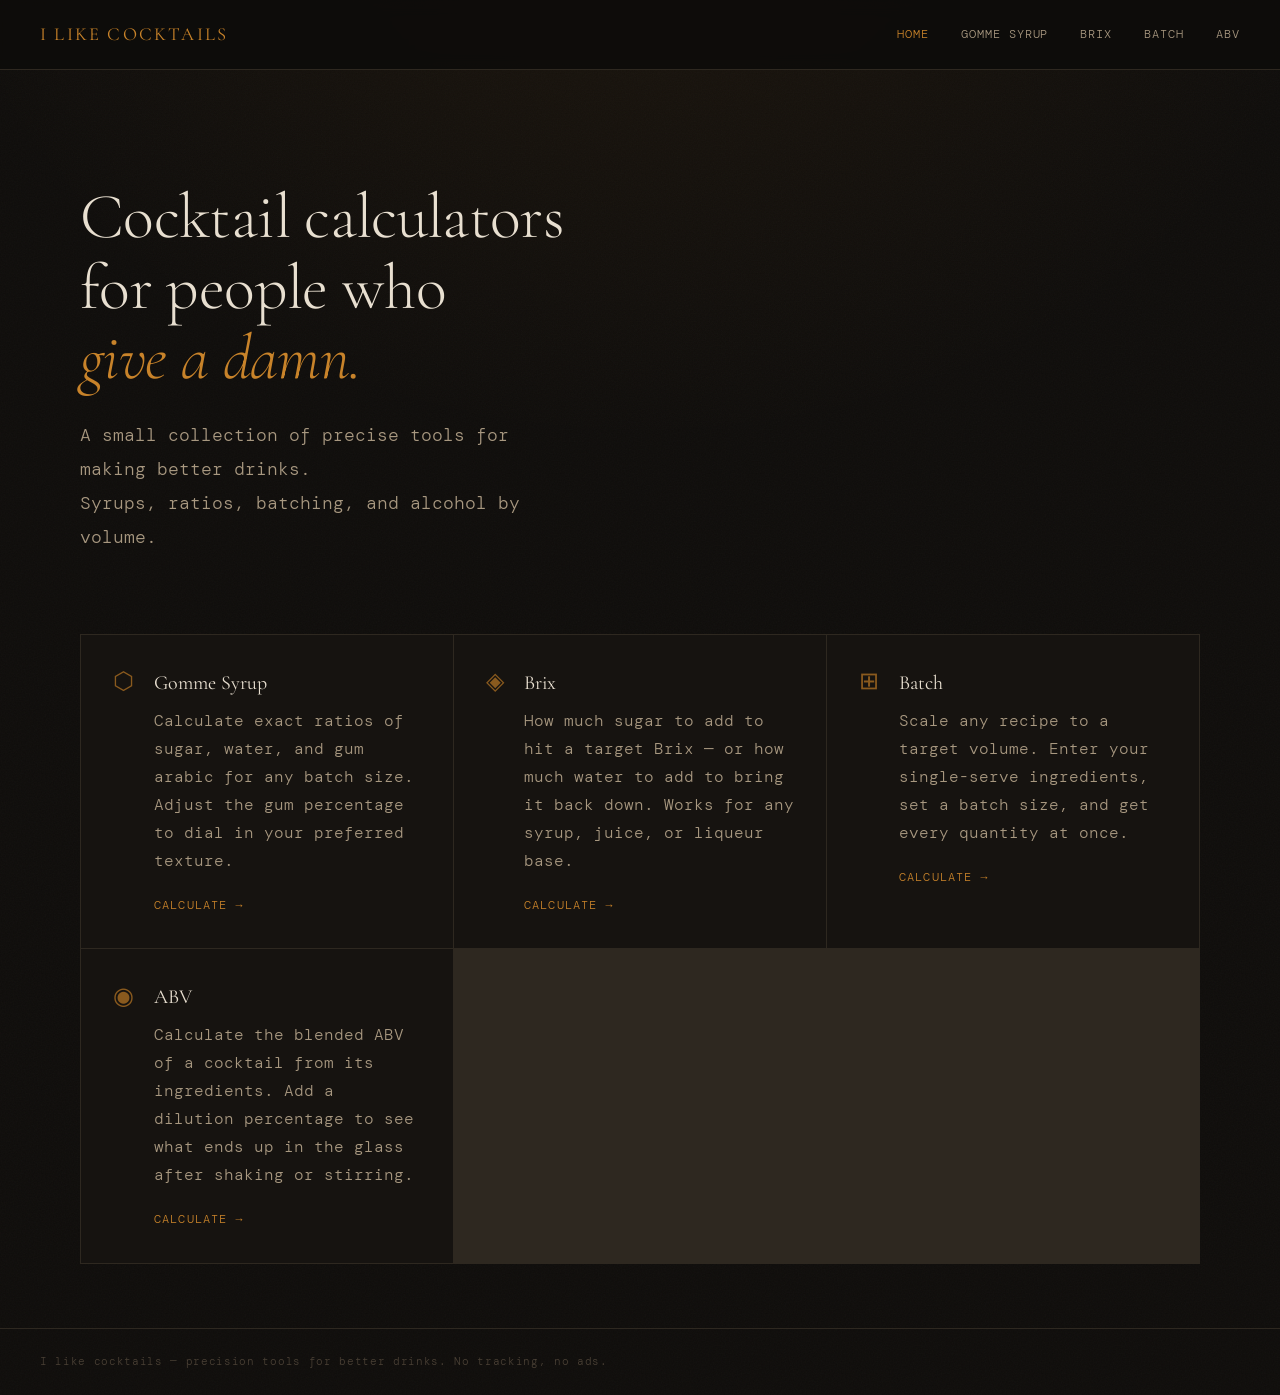
<file: index.html>
<!DOCTYPE html>
<html lang="en">
<head>
  <meta charset="UTF-8" />
  <meta name="viewport" content="width=device-width, initial-scale=1.0" />
  <title>I like cocktails — precision tools for better drinks</title>
  <link rel="stylesheet" href="style.css" />
</head>
<body>

  <header>
    <a href="index.html" class="logo">I like cocktails</a>
    <nav>
      <a href="index.html" class="active">Home</a>
      <a href="gomme.html">Gomme Syrup</a>
      <a href="brix.html">Brix</a>
      <a href="batch.html">Batch</a>
      <a href="abv.html">ABV</a>
    </nav>
  </header>

  <main class="landing">
    <div class="hero">
      <h1>Cocktail calculators<br/>for people who<br/><em>give a damn.</em></h1>
      <p class="hero-sub">A small collection of precise tools for making better drinks.<br/>Syrups, ratios, batching, and alcohol by volume.</p>
    </div>

    <div class="cards">
      <a href="gomme.html" class="card">
        <div class="card-icon">⬡</div>
        <div class="card-content">
          <h2>Gomme Syrup</h2>
          <p>Calculate exact ratios of sugar, water, and gum arabic for any batch size. Adjust the gum percentage to dial in your preferred texture.</p>
          <span class="card-link">Calculate →</span>
        </div>
      </a>

      <a href="brix.html" class="card">
        <div class="card-icon">◈</div>
        <div class="card-content">
          <h2>Brix</h2>
          <p>How much sugar to add to hit a target Brix — or how much water to add to bring it back down. Works for any syrup, juice, or liqueur base.</p>
          <span class="card-link">Calculate →</span>
        </div>
      </a>

      <a href="batch.html" class="card">
        <div class="card-icon">⊞</div>
        <div class="card-content">
          <h2>Batch</h2>
          <p>Scale any recipe to a target volume. Enter your single-serve ingredients, set a batch size, and get every quantity at once.</p>
          <span class="card-link">Calculate →</span>
        </div>
      </a>

      <a href="abv.html" class="card">
        <div class="card-icon">◉</div>
        <div class="card-content">
          <h2>ABV</h2>
          <p>Calculate the blended ABV of a cocktail from its ingredients. Add a dilution percentage to see what ends up in the glass after shaking or stirring.</p>
          <span class="card-link">Calculate →</span>
        </div>
      </a>
    </div>
  </main>

  <footer>
    <span>I like cocktails — precision tools for better drinks. No tracking, no ads.</span>
  </footer>

</body>
</html>
</file>
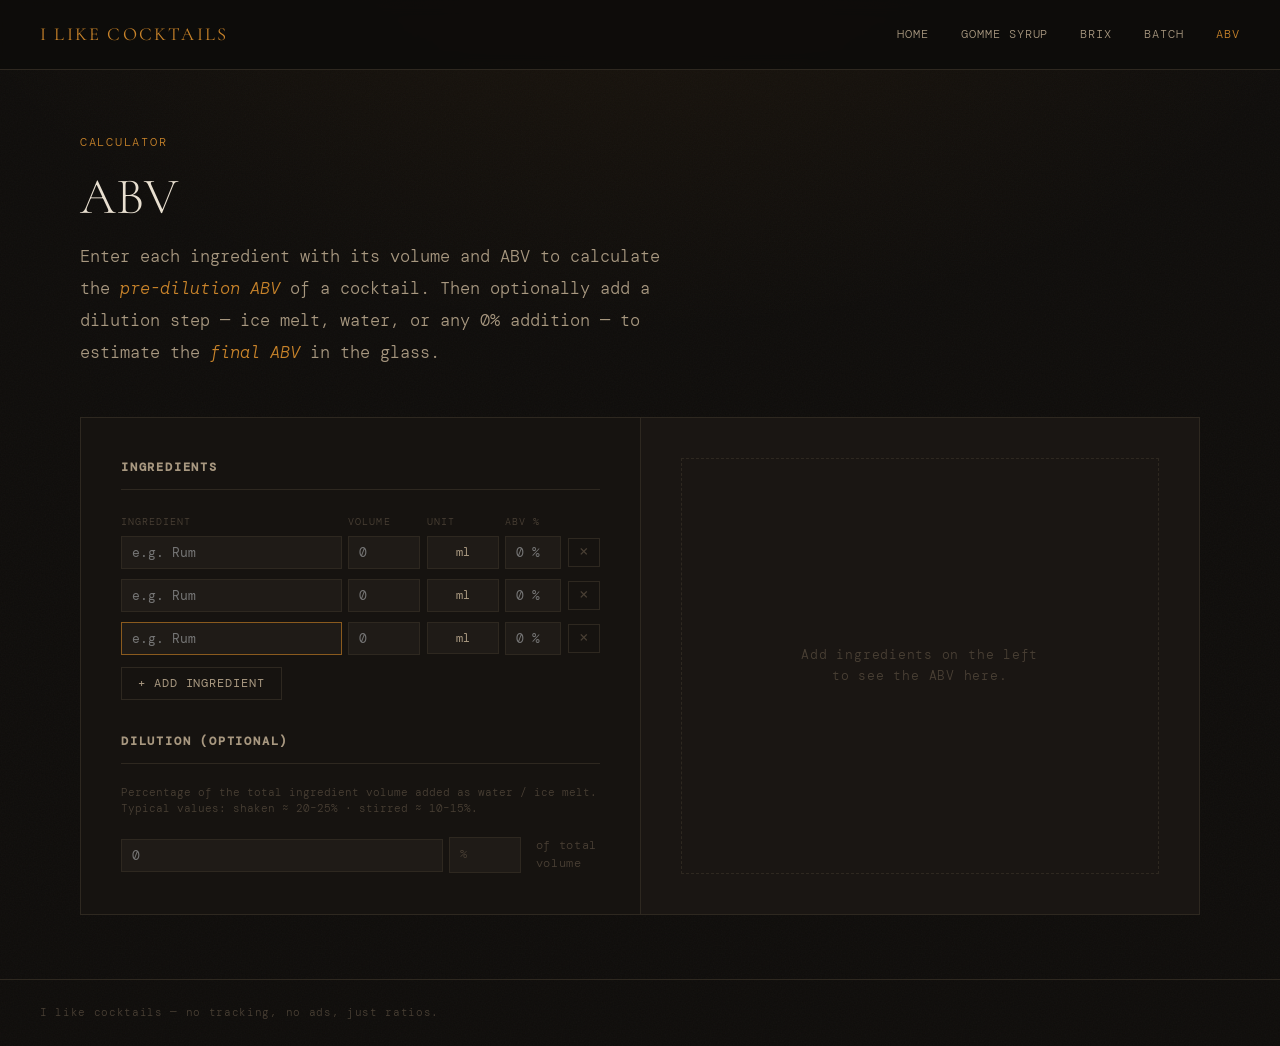
<file: abv.html>
<!DOCTYPE html>
<html lang="en">
<head>
  <meta charset="UTF-8" />
  <meta name="viewport" content="width=device-width, initial-scale=1.0" />
  <title>ABV Calculator — I like cocktails</title>
  <link rel="stylesheet" href="style.css" />
  <style>
    .abv-layout {
      display: grid;
      grid-template-columns: 1fr 1fr;
      gap: 1px;
      background: var(--border);
      border: 1px solid var(--border);
    }

    .abv-left {
      background: var(--bg-card);
      padding: 2.5rem;
      display: flex;
      flex-direction: column;
      gap: 2rem;
    }

    .abv-right {
      background: var(--bg-panel);
      padding: 2.5rem;
      display: flex;
      flex-direction: column;
    }

    .abv-left h2,
    .abv-right h2 {
      font-size: 0.75rem;
      font-family: var(--font-mono);
      letter-spacing: 0.15em;
      text-transform: uppercase;
      color: var(--text-dim);
      margin-bottom: 1.5rem;
      padding-bottom: 0.75rem;
      border-bottom: 1px solid var(--border);
    }

    /* Ingredient rows */
    .ingredient-list { display: flex; flex-direction: column; gap: 0.6rem; }

    .ingredient-row {
      display: grid;
      grid-template-columns: 1fr 72px 72px 56px 32px;
      gap: 0.4rem;
      align-items: center;
    }

    .ingredient-header {
      display: grid;
      grid-template-columns: 1fr 72px 72px 56px 32px;
      gap: 0.4rem;
      margin-bottom: 0.3rem;
    }

    .ingredient-header span {
      font-size: 0.65rem;
      letter-spacing: 0.1em;
      text-transform: uppercase;
      color: var(--text-muted);
    }

    .ingredient-row input[type="text"],
    .ingredient-row input[type="number"] {
      background: var(--bg-input);
      border: 1px solid var(--border);
      color: var(--text);
      font-family: var(--font-mono);
      font-size: 0.82rem;
      padding: 0.45rem 0.6rem;
      width: 100%;
      outline: none;
      transition: border-color 0.2s;
      -moz-appearance: textfield;
      appearance: textfield;
    }

    .ingredient-row input[type="number"]::-webkit-outer-spin-button,
    .ingredient-row input[type="number"]::-webkit-inner-spin-button { -webkit-appearance: none; }

    .ingredient-row input:focus { border-color: var(--amber-dim); }

    .unit-select {
      background: var(--bg-input);
      border: 1px solid var(--border);
      color: var(--text-dim);
      font-family: var(--font-mono);
      font-size: 0.78rem;
      padding: 0.45rem 0.3rem;
      width: 100%;
      outline: none;
      cursor: pointer;
      appearance: none;
      -webkit-appearance: none;
      text-align: center;
    }

    .unit-select:focus { border-color: var(--amber-dim); }

    .remove-btn {
      background: none;
      border: 1px solid var(--border);
      color: var(--text-muted);
      font-size: 1rem;
      line-height: 1;
      cursor: pointer;
      padding: 0.35rem 0;
      width: 100%;
      transition: color 0.15s, border-color 0.15s;
      font-family: var(--font-mono);
    }

    .remove-btn:hover { color: #c06060; border-color: #6b2a2a; }

    .add-btn {
      align-self: flex-start;
      background: none;
      border: 1px solid var(--border);
      color: var(--text-dim);
      font-family: var(--font-mono);
      font-size: 0.72rem;
      letter-spacing: 0.08em;
      text-transform: uppercase;
      padding: 0.5rem 1rem;
      cursor: pointer;
      transition: color 0.15s, border-color 0.15s;
    }

    .add-btn:hover { color: var(--amber); border-color: var(--amber-dim); }

    /* Dilution section */
    .dilution-section { display: flex; flex-direction: column; gap: 0.75rem; }

    .dilution-row {
      display: grid;
      grid-template-columns: 1fr 72px 72px;
      gap: 0.4rem;
      align-items: center;
    }

    .dilution-row input[type="number"] {
      background: var(--bg-input);
      border: 1px solid var(--border);
      color: var(--text);
      font-family: var(--font-mono);
      font-size: 0.82rem;
      padding: 0.45rem 0.6rem;
      width: 100%;
      outline: none;
      transition: border-color 0.2s;
      -moz-appearance: textfield;
      appearance: textfield;
    }

    .dilution-row input[type="number"]::-webkit-outer-spin-button,
    .dilution-row input[type="number"]::-webkit-inner-spin-button { -webkit-appearance: none; }

    .dilution-row input:focus { border-color: var(--amber-dim); }

    /* Results */
    .result-block {
      background: var(--bg);
      border: 1px solid var(--border);
      padding: 1.5rem;
      margin-bottom: 1rem;
    }

    .result-block h3 {
      font-size: 0.68rem;
      font-family: var(--font-mono);
      letter-spacing: 0.15em;
      text-transform: uppercase;
      color: var(--text-muted);
      margin-bottom: 1rem;
    }

    .abv-display {
      display: flex;
      align-items: baseline;
      gap: 0.4rem;
      margin-bottom: 0.5rem;
    }

    .abv-number {
      font-family: var(--font-serif);
      font-size: 3.5rem;
      font-weight: 300;
      line-height: 1;
      color: var(--amber);
    }

    .abv-number--secondary {
      font-size: 3rem;
      color: var(--text);
    }

    .abv-unit {
      font-size: 0.85rem;
      color: var(--text-muted);
      letter-spacing: 0.08em;
    }

    .abv-sub {
      font-size: 0.75rem;
      color: var(--text-muted);
      letter-spacing: 0.04em;
    }

    .breakdown-list {
      display: flex;
      flex-direction: column;
      margin-top: 1.5rem;
    }

    .breakdown-row {
      display: flex;
      align-items: baseline;
      gap: 0.5rem;
      padding: 0.55rem 0;
      border-bottom: 1px solid var(--border);
    }

    .breakdown-row:last-child { border-bottom: none; }

    .breakdown-name { flex: 1; font-size: 0.82rem; color: var(--text-dim); }

    .breakdown-vol {
      font-family: var(--font-serif);
      font-size: 1.1rem;
      font-weight: 300;
      color: var(--text);
      min-width: 52px;
      text-align: right;
    }

    .breakdown-unit { font-size: 0.68rem; color: var(--text-muted); min-width: 24px; }

    .breakdown-abv {
      font-size: 0.72rem;
      color: var(--text-muted);
      min-width: 52px;
      text-align: right;
    }

    .empty-state {
      flex: 1;
      display: flex;
      align-items: center;
      justify-content: center;
      color: var(--text-muted);
      font-size: 0.8rem;
      letter-spacing: 0.06em;
      text-align: center;
      padding: 3rem 1rem;
      border: 1px dashed var(--border);
    }

    .divider { height: 1px; background: var(--border); margin: 1rem 0; }

    @media (max-width: 900px) {
      .abv-layout { grid-template-columns: 1fr; }
      .ingredient-row { grid-template-columns: 1fr 60px 64px 52px 28px; gap: 0.25rem; }
      .dilution-row { grid-template-columns: 1fr 60px 60px; }
    }
  </style>
</head>
<body>

  <header>
    <a href="index.html" class="logo">I like cocktails</a>
    <nav>
      <a href="index.html">Home</a>
      <a href="gomme.html">Gomme Syrup</a>
      <a href="brix.html">Brix</a>
      <a href="batch.html">Batch</a>
      <a href="abv.html" class="active">ABV</a>
    </nav>
  </header>

  <main class="calc-page">

    <div class="calc-header">
      <div class="calc-tag">Calculator</div>
      <h1>ABV</h1>
      <p class="calc-desc">
        Enter each ingredient with its volume and ABV to calculate the
        <em>pre-dilution ABV</em> of a cocktail. Then optionally add a dilution
        step — ice melt, water, or any 0% addition — to estimate the
        <em>final ABV</em> in the glass.
      </p>
    </div>

    <div class="abv-layout">

      <!-- LEFT: inputs -->
      <div class="abv-left">

        <div>
          <h2>Ingredients</h2>
          <div class="ingredient-header">
            <span>Ingredient</span>
            <span>Volume</span>
            <span>Unit</span>
            <span>ABV %</span>
            <span></span>
          </div>
          <div class="ingredient-list" id="ingredient-list"></div>
          <button class="add-btn" onclick="addIngredient()" style="margin-top:0.75rem">+ Add ingredient</button>
        </div>

        <div class="dilution-section">
          <h2>Dilution (optional)</h2>
          <small class="field-hint" style="margin-top:-1rem">
            Percentage of the total ingredient volume added as water / ice melt.
            Typical values: shaken ≈ 20–25% · stirred ≈ 10–15%.
          </small>
          <div class="dilution-row" style="margin-top:0.5rem">
            <input type="number" id="dilution-pct" placeholder="0" min="0" max="200" step="any" oninput="calculate()" />
            <span class="input-unit" style="border:1px solid var(--border); background:var(--bg-input); padding:0.45rem 0.6rem; font-size:0.78rem; color:var(--text-muted)">%</span>
            <span style="font-size:0.72rem; color:var(--text-muted); letter-spacing:0.06em; padding-left:0.5rem">of total volume</span>
          </div>
        </div>

      </div>

      <!-- RIGHT: results -->
      <div class="abv-right" id="results-panel">
        <div class="empty-state">Add ingredients on the left<br/>to see the ABV here.</div>
      </div>

    </div>
  </main>

  <footer>
    <span>I like cocktails — no tracking, no ads, just ratios.</span>
  </footer>

  <script>
    const UNITS = ['ml', 'cl', 'oz', 'dash', 'tsp', 'tbsp'];
    const TO_ML = { ml: 1, cl: 10, oz: 29.5735, dash: 0.9, tsp: 4.92892, tbsp: 14.7868 };

    let ingredientCount = 0;

    function addIngredient(name = '', volume = '', unit = 'ml', abv = '') {
      ingredientCount++;
      const id = ingredientCount;
      const list = document.getElementById('ingredient-list');

      const row = document.createElement('div');
      row.className = 'ingredient-row';
      row.dataset.id = id;

      const unitOptions = UNITS.map(u =>
        `<option value="${u}" ${u === unit ? 'selected' : ''}>${u}</option>`
      ).join('');

      row.innerHTML = `
        <input type="text"   placeholder="e.g. Rum"  value="${name}"   oninput="calculate()" />
        <input type="number" placeholder="0"          value="${volume}" min="0" step="any" oninput="calculate()" />
        <select class="unit-select" onchange="calculate()">${unitOptions}</select>
        <input type="number" placeholder="0 %"        value="${abv}"   min="0" max="100" step="any" oninput="calculate()" />
        <button class="remove-btn" onclick="removeIngredient(${id})" title="Remove">×</button>
      `;

      list.appendChild(row);
      if (!name) row.querySelector('input[type="text"]').focus();
      calculate();
    }

    function removeIngredient(id) {
      const row = document.querySelector(`.ingredient-row[data-id="${id}"]`);
      if (row) { row.remove(); calculate(); }
    }

    function getIngredients() {
      return [...document.querySelectorAll('.ingredient-row')].map(row => {
        const inputs  = row.querySelectorAll('input');
        const select  = row.querySelector('select');
        return {
          name:   inputs[0].value.trim(),
          volume: parseFloat(inputs[1].value) || 0,
          unit:   select.value,
          abv:    parseFloat(inputs[2].value) || 0,
        };
      });
    }

    function calculate() {
      const ingredients = getIngredients().filter(i => i.volume > 0);
      const panel = document.getElementById('results-panel');

      if (ingredients.length === 0) {
        panel.innerHTML = '<div class="empty-state">Add ingredients on the left<br/>to see the ABV here.</div>';
        return;
      }

      // Convert all volumes to ml
      const items = ingredients.map(i => ({
        ...i,
        volMl: i.volume * (TO_ML[i.unit] || 1),
      }));

      const totalVolMl = items.reduce((s, i) => s + i.volMl, 0);
      const totalAlcMl = items.reduce((s, i) => s + i.volMl * (i.abv / 100), 0);
      const preDilABV  = totalVolMl > 0 ? (totalAlcMl / totalVolMl) * 100 : 0;

      // Dilution as % of total ingredient volume
      const dilutionPct = parseFloat(document.getElementById('dilution-pct').value) || 0;
      const dilutionMl  = totalVolMl * (dilutionPct / 100);
      const postVolMl   = totalVolMl + dilutionMl;
      const postDilABV  = postVolMl > 0 ? (totalAlcMl / postVolMl) * 100 : 0;
      const hasDilution = dilutionPct > 0;

      // Build breakdown rows
      let breakdownHTML = '';
      items.forEach(i => {
        const abvLabel = i.abv > 0 ? `${i.abv}%` : '0%';
        breakdownHTML += `
          <div class="breakdown-row">
            <span class="breakdown-name">${i.name || '<em>unnamed</em>'}</span>
            <span class="breakdown-vol">${formatNum(i.volume)}</span>
            <span class="breakdown-unit">${i.unit}</span>
            <span class="breakdown-abv">${abvLabel}</span>
          </div>`;
      });

      if (hasDilution) {
        breakdownHTML += `
          <div class="breakdown-row">
            <span class="breakdown-name" style="color:var(--text-muted)">Dilution (water)</span>
            <span class="breakdown-vol">${formatNum(dilutionMl)}</span>
            <span class="breakdown-unit">ml</span>
            <span class="breakdown-abv" style="color:var(--text-muted)">0%</span>
          </div>`;
      }

      panel.innerHTML = `
        <h2>Result</h2>

        <div class="result-block">
          <h3>Pre-dilution ABV</h3>
          <div class="abv-display">
            <span class="abv-number">${preDilABV.toFixed(1)}</span>
            <span class="abv-unit">% ABV</span>
          </div>
          <div class="abv-sub">${formatNum(totalVolMl)} ml total · ${formatNum(totalAlcMl)} ml pure alcohol</div>
        </div>

        ${hasDilution ? `
        <div class="result-block">
          <h3>Post-dilution ABV</h3>
          <div class="abv-display">
            <span class="abv-number abv-number--secondary">${postDilABV.toFixed(1)}</span>
            <span class="abv-unit">% ABV</span>
          </div>
          <div class="abv-sub">${formatNum(postVolMl)} ml total · +${formatNum(dilutionMl)} ml water (${dilutionPct}%)</div>
        </div>` : `
        <div style="font-size:0.75rem; color:var(--text-muted); margin-bottom:1rem; line-height:1.7">
          Add a dilution amount on the left to estimate post-dilution ABV.
        </div>`}

        <div class="divider"></div>

        <h2 style="margin-bottom:0.75rem">Breakdown</h2>
        <div style="display:grid; grid-template-columns:1fr 52px 24px 52px; gap:0.4rem; margin-bottom:0.3rem; padding:0 0 0.25rem; border-bottom:1px solid var(--border)">
          <span style="font-size:0.65rem;letter-spacing:0.1em;text-transform:uppercase;color:var(--text-muted)">Ingredient</span>
          <span style="font-size:0.65rem;letter-spacing:0.1em;text-transform:uppercase;color:var(--text-muted);text-align:right">Vol</span>
          <span></span>
          <span style="font-size:0.65rem;letter-spacing:0.1em;text-transform:uppercase;color:var(--text-muted);text-align:right">ABV</span>
        </div>
        <div class="breakdown-list">${breakdownHTML}</div>
      `;
    }

    function formatNum(n) {
      if (n === 0) return '0';
      if (n < 0.1)  return n.toFixed(3);
      if (n < 10)   return n.toFixed(2);
      if (n < 100)  return n.toFixed(1);
      return n.toFixed(0);
    }

    // Start with a few blank rows
    addIngredient('', '', 'ml', '');
    addIngredient('', '', 'ml', '');
    addIngredient('', '', 'ml', '');
  </script>

</body>
</html>
</file>
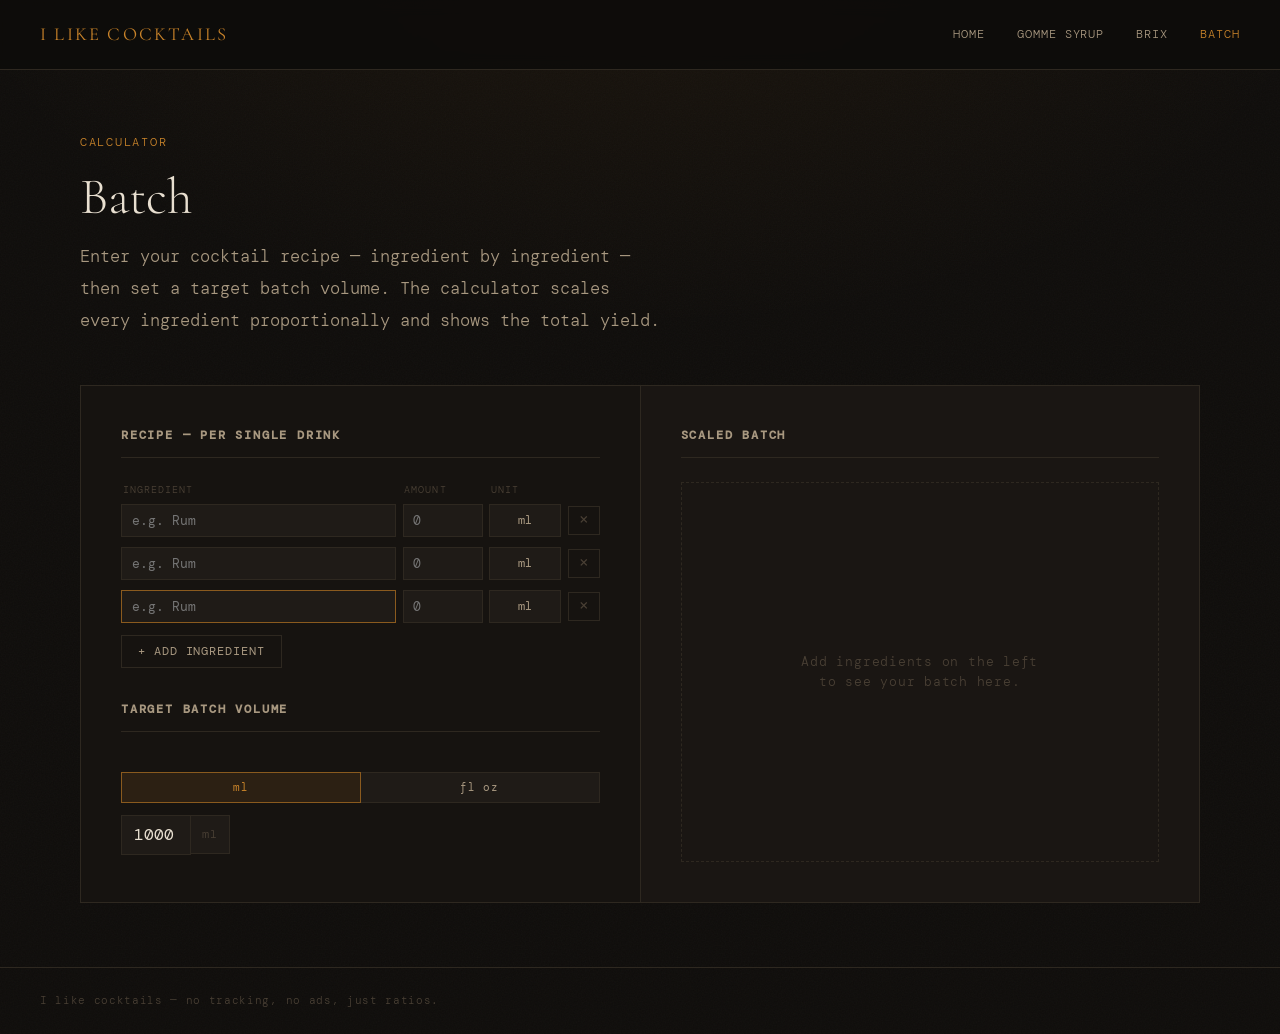
<file: batch.html>
<!DOCTYPE html>
<html lang="en">
<head>
  <meta charset="UTF-8" />
  <meta name="viewport" content="width=device-width, initial-scale=1.0" />
  <title>Batch Calculator — I like cocktails</title>
  <link rel="stylesheet" href="style.css" />
  <style>
    /* ---- Batch-page specific styles ---- */
    .batch-layout {
      display: grid;
      grid-template-columns: 1fr 1fr;
      gap: 1px;
      background: var(--border);
      border: 1px solid var(--border);
    }

    .batch-left {
      background: var(--bg-card);
      padding: 2.5rem;
      display: flex;
      flex-direction: column;
      gap: 2rem;
    }

    .batch-right {
      background: var(--bg-panel);
      padding: 2.5rem;
      display: flex;
      flex-direction: column;
    }

    /* Section headings inside panels */
    .batch-left h2,
    .batch-right h2 {
      font-size: 0.75rem;
      font-family: var(--font-mono);
      letter-spacing: 0.15em;
      text-transform: uppercase;
      color: var(--text-dim);
      margin-bottom: 1.5rem;
      padding-bottom: 0.75rem;
      border-bottom: 1px solid var(--border);
    }

    /* Ingredient rows */
    .ingredient-list {
      display: flex;
      flex-direction: column;
      gap: 0.6rem;
    }

    .ingredient-row {
      display: grid;
      grid-template-columns: 1fr 80px 72px 32px;
      gap: 0.4rem;
      align-items: center;
    }

    .ingredient-row input[type="text"],
    .ingredient-row input[type="number"] {
      background: var(--bg-input);
      border: 1px solid var(--border);
      color: var(--text);
      font-family: var(--font-mono);
      font-size: 0.82rem;
      padding: 0.45rem 0.6rem;
      width: 100%;
      outline: none;
      transition: border-color 0.2s;
      -moz-appearance: textfield;
      appearance: textfield;
    }

    .ingredient-row input[type="number"]::-webkit-outer-spin-button,
    .ingredient-row input[type="number"]::-webkit-inner-spin-button { -webkit-appearance: none; }

    .ingredient-row input:focus { border-color: var(--amber-dim); }

    .unit-select {
      background: var(--bg-input);
      border: 1px solid var(--border);
      color: var(--text-dim);
      font-family: var(--font-mono);
      font-size: 0.78rem;
      padding: 0.45rem 0.3rem;
      width: 100%;
      outline: none;
      cursor: pointer;
      appearance: none;
      -webkit-appearance: none;
      text-align: center;
    }

    .unit-select:focus { border-color: var(--amber-dim); }

    .remove-btn {
      background: none;
      border: 1px solid var(--border);
      color: var(--text-muted);
      font-size: 1rem;
      line-height: 1;
      cursor: pointer;
      padding: 0.35rem 0;
      width: 100%;
      transition: color 0.15s, border-color 0.15s;
      font-family: var(--font-mono);
    }

    .remove-btn:hover { color: #c06060; border-color: #6b2a2a; }

    /* Column headers */
    .ingredient-header {
      display: grid;
      grid-template-columns: 1fr 80px 72px 32px;
      gap: 0.4rem;
      margin-bottom: 0.3rem;
    }

    .ingredient-header span {
      font-size: 0.65rem;
      letter-spacing: 0.1em;
      text-transform: uppercase;
      color: var(--text-muted);
      padding: 0 0.1rem;
    }

    /* Add ingredient button */
    .add-btn {
      align-self: flex-start;
      background: none;
      border: 1px solid var(--border);
      color: var(--text-dim);
      font-family: var(--font-mono);
      font-size: 0.72rem;
      letter-spacing: 0.08em;
      text-transform: uppercase;
      padding: 0.5rem 1rem;
      cursor: pointer;
      transition: color 0.15s, border-color 0.15s;
    }

    .add-btn:hover { color: var(--amber); border-color: var(--amber-dim); }

    /* Target section */
    .target-section {
      display: flex;
      flex-direction: column;
      gap: 1rem;
    }

    .target-row {
      display: grid;
      grid-template-columns: 1fr 100px;
      gap: 0.4rem;
      align-items: center;
    }

    /* Results panel */
    .results-header {
      display: flex;
      justify-content: space-between;
      align-items: baseline;
      margin-bottom: 1.5rem;
      padding-bottom: 0.75rem;
      border-bottom: 1px solid var(--border);
    }

    .results-header h2 {
      margin-bottom: 0;
      padding-bottom: 0;
      border-bottom: none;
    }

    .serving-count {
      font-size: 0.72rem;
      color: var(--text-muted);
      letter-spacing: 0.06em;
    }

    .results-ingredient-list {
      display: flex;
      flex-direction: column;
      flex: 1;
    }

    .result-row {
      display: flex;
      align-items: baseline;
      gap: 0.5rem;
      padding: 0.7rem 0;
      border-bottom: 1px solid var(--border);
    }

    .result-row:last-child { border-bottom: none; }

    .result-name {
      flex: 1;
      font-size: 0.85rem;
      color: var(--text-dim);
    }

    .result-amount {
      font-family: var(--font-serif);
      font-size: 1.4rem;
      font-weight: 300;
      color: var(--text);
      min-width: 64px;
      text-align: right;
    }

    .result-unit-label {
      font-size: 0.7rem;
      color: var(--text-muted);
      min-width: 28px;
    }

    .result-row--total .result-name  { color: var(--text); }
    .result-row--total .result-amount { color: var(--amber); }

    .empty-state {
      flex: 1;
      display: flex;
      align-items: center;
      justify-content: center;
      color: var(--text-muted);
      font-size: 0.8rem;
      letter-spacing: 0.06em;
      text-align: center;
      padding: 3rem 1rem;
      border: 1px dashed var(--border);
    }

    .divider {
      height: 1px;
      background: var(--border);
      margin: 0.5rem 0;
    }

    /* unit toggle in target */
    .unit-toggle {
      display: flex;
    }

    .unit-toggle .toggle-btn {
      flex: 1;
      font-size: 0.7rem;
      padding: 0.45rem 0.5rem;
    }

    @media (max-width: 800px) {
      .batch-layout { grid-template-columns: 1fr; }
      .ingredient-row { grid-template-columns: 1fr 70px 64px 28px; }
    }

    @media (max-width: 500px) {
      .ingredient-row { grid-template-columns: 1fr 60px 56px 26px; gap: 0.25rem; }
    }
  </style>
</head>
<body>

  <header>
    <a href="index.html" class="logo">I like cocktails</a>
    <nav>
      <a href="index.html">Home</a>
      <a href="gomme.html">Gomme Syrup</a>
      <a href="brix.html">Brix</a>
      <a href="batch.html" class="active">Batch</a>
    </nav>
  </header>

  <main class="calc-page">

    <div class="calc-header">
      <div class="calc-tag">Calculator</div>
      <h1>Batch</h1>
      <p class="calc-desc">
        Enter your cocktail recipe — ingredient by ingredient — then set a target
        batch volume. The calculator scales every ingredient proportionally and
        shows the total yield.
      </p>
    </div>

    <div class="batch-layout">

      <!-- LEFT: inputs -->
      <div class="batch-left">

        <!-- Ingredients -->
        <div>
          <h2>Recipe — per single drink</h2>
          <div class="ingredient-header">
            <span>Ingredient</span>
            <span>Amount</span>
            <span>Unit</span>
            <span></span>
          </div>
          <div class="ingredient-list" id="ingredient-list"></div>
          <button class="add-btn" onclick="addIngredient()" style="margin-top:0.75rem">+ Add ingredient</button>
        </div>

        <!-- Target -->
        <div class="target-section">
          <h2>Target batch volume</h2>

          <div class="field-group" style="margin-bottom:0">
            <div class="unit-toggle toggle-row" style="margin-bottom:0.75rem">
              <button class="toggle-btn active" id="btn-ml" onclick="setVolumeUnit('ml')">ml</button>
              <button class="toggle-btn" id="btn-oz" onclick="setVolumeUnit('oz')">fl oz</button>
            </div>
            <div class="input-row">
              <input type="number" id="target-volume" value="1000" min="1" oninput="calculate()" />
              <span class="input-unit" id="target-unit-label">ml</span>
            </div>
            <small class="field-hint" id="serving-hint"></small>
          </div>
        </div>

      </div>

      <!-- RIGHT: results -->
      <div class="batch-right">
        <div class="results-header">
          <h2>Scaled batch</h2>
          <span class="serving-count" id="serving-count"></span>
        </div>
        <div class="results-ingredient-list" id="results-list">
          <div class="empty-state">Add ingredients on the left<br/>to see your batch here.</div>
        </div>
      </div>

    </div>
  </main>

  <footer>
    <span>I like cocktails — no tracking, no ads, just ratios.</span>
  </footer>

  <script>
    const UNITS = ['ml', 'cl', 'oz', 'dash', 'tsp', 'tbsp', 'drop', 'g'];

    // Conversion to ml for summing total volume
    const TO_ML = { ml: 1, cl: 10, oz: 29.5735, dash: 0.9, tsp: 4.92892, tbsp: 14.7868, drop: 0.05, g: 1 };

    let volumeUnit = 'ml';
    let ingredientCount = 0;

    function setVolumeUnit(u) {
      volumeUnit = u;
      document.getElementById('btn-ml').classList.toggle('active', u === 'ml');
      document.getElementById('btn-oz').classList.toggle('active', u === 'oz');
      document.getElementById('target-unit-label').textContent = u;

      // Convert current target value
      const input = document.getElementById('target-volume');
      const val = parseFloat(input.value) || 0;
      if (u === 'oz' && volumeUnit === 'oz') {
        // already switched, just update display
      }
      // Convert between ml and oz
      if (u === 'oz') {
        input.value = (val / 29.5735).toFixed(1);
      } else {
        input.value = (val * 29.5735).toFixed(0);
      }
      calculate();
    }

    function addIngredient(name = '', amount = '', unit = 'ml') {
      ingredientCount++;
      const id = ingredientCount;
      const list = document.getElementById('ingredient-list');

      const row = document.createElement('div');
      row.className = 'ingredient-row';
      row.dataset.id = id;

      const unitOptions = UNITS.map(u =>
        `<option value="${u}" ${u === unit ? 'selected' : ''}>${u}</option>`
      ).join('');

      row.innerHTML = `
        <input type="text"   placeholder="e.g. Rum"  value="${name}"   oninput="calculate()" />
        <input type="number" placeholder="0"          value="${amount}" min="0" step="any" oninput="calculate()" />
        <select class="unit-select" onchange="calculate()">${unitOptions}</select>
        <button class="remove-btn" onclick="removeIngredient(${id})" title="Remove">×</button>
      `;

      list.appendChild(row);
      // focus the name field if it's a new blank row
      if (!name) row.querySelector('input[type="text"]').focus();
      calculate();
    }

    function removeIngredient(id) {
      const row = document.querySelector(`.ingredient-row[data-id="${id}"]`);
      if (row) { row.remove(); calculate(); }
    }

    function getIngredients() {
      return [...document.querySelectorAll('.ingredient-row')].map(row => {
        const inputs = row.querySelectorAll('input');
        const select = row.querySelector('select');
        return {
          name:   inputs[0].value.trim(),
          amount: parseFloat(inputs[1].value) || 0,
          unit:   select.value,
        };
      }).filter(i => i.amount > 0);
    }

    function calculate() {
      const ingredients = getIngredients();
      const targetRaw   = parseFloat(document.getElementById('target-volume').value) || 0;
      const targetMl    = volumeUnit === 'oz' ? targetRaw * 29.5735 : targetRaw;
      const resultsList = document.getElementById('results-list');
      const servingCount = document.getElementById('serving-count');
      const servingHint  = document.getElementById('serving-hint');

      if (ingredients.length === 0 || targetMl <= 0) {
        resultsList.innerHTML = '<div class="empty-state">Add ingredients on the left<br/>to see your batch here.</div>';
        servingCount.textContent = '';
        servingHint.textContent  = '';
        return;
      }

      // Total single-drink volume in ml
      const singleMl = ingredients.reduce((sum, i) => sum + i.amount * (TO_ML[i.unit] || 1), 0);
      const servings  = singleMl > 0 ? targetMl / singleMl : 0;
      const factor    = singleMl > 0 ? targetMl / singleMl : 0;

      servingCount.textContent = singleMl > 0
        ? `≈ ${servings.toFixed(1)} servings`
        : '';

      servingHint.textContent = singleMl > 0
        ? `Single drink: ${singleMl.toFixed(1)} ml`
        : '';

      // Build results
      let html = '';
      ingredients.forEach(i => {
        const scaled = i.amount * factor;
        const displayUnit = i.unit;
        html += `
          <div class="result-row">
            <span class="result-name">${i.name || '<em>unnamed</em>'}</span>
            <span class="result-amount">${formatNum(scaled)}</span>
            <span class="result-unit-label">${displayUnit}</span>
          </div>`;
      });

      // Total row in target unit
      const totalDisplay = volumeUnit === 'oz'
        ? `${formatNum(targetMl / 29.5735)} fl oz`
        : `${formatNum(targetMl)} ml`;

      html += `
        <div class="divider"></div>
        <div class="result-row result-row--total">
          <span class="result-name">Total volume</span>
          <span class="result-amount" style="font-size:1rem">${totalDisplay}</span>
          <span class="result-unit-label"></span>
        </div>`;

      resultsList.innerHTML = html;
    }

    function formatNum(n) {
      if (n === 0) return '0';
      if (n < 0.1)  return n.toFixed(3);
      if (n < 10)   return n.toFixed(2);
      if (n < 100)  return n.toFixed(1);
      return n.toFixed(0);
    }

    // Start with a few blank rows
    addIngredient('', '', 'ml');
    addIngredient('', '', 'ml');
    addIngredient('', '', 'ml');
  </script>

</body>
</html>
</file>
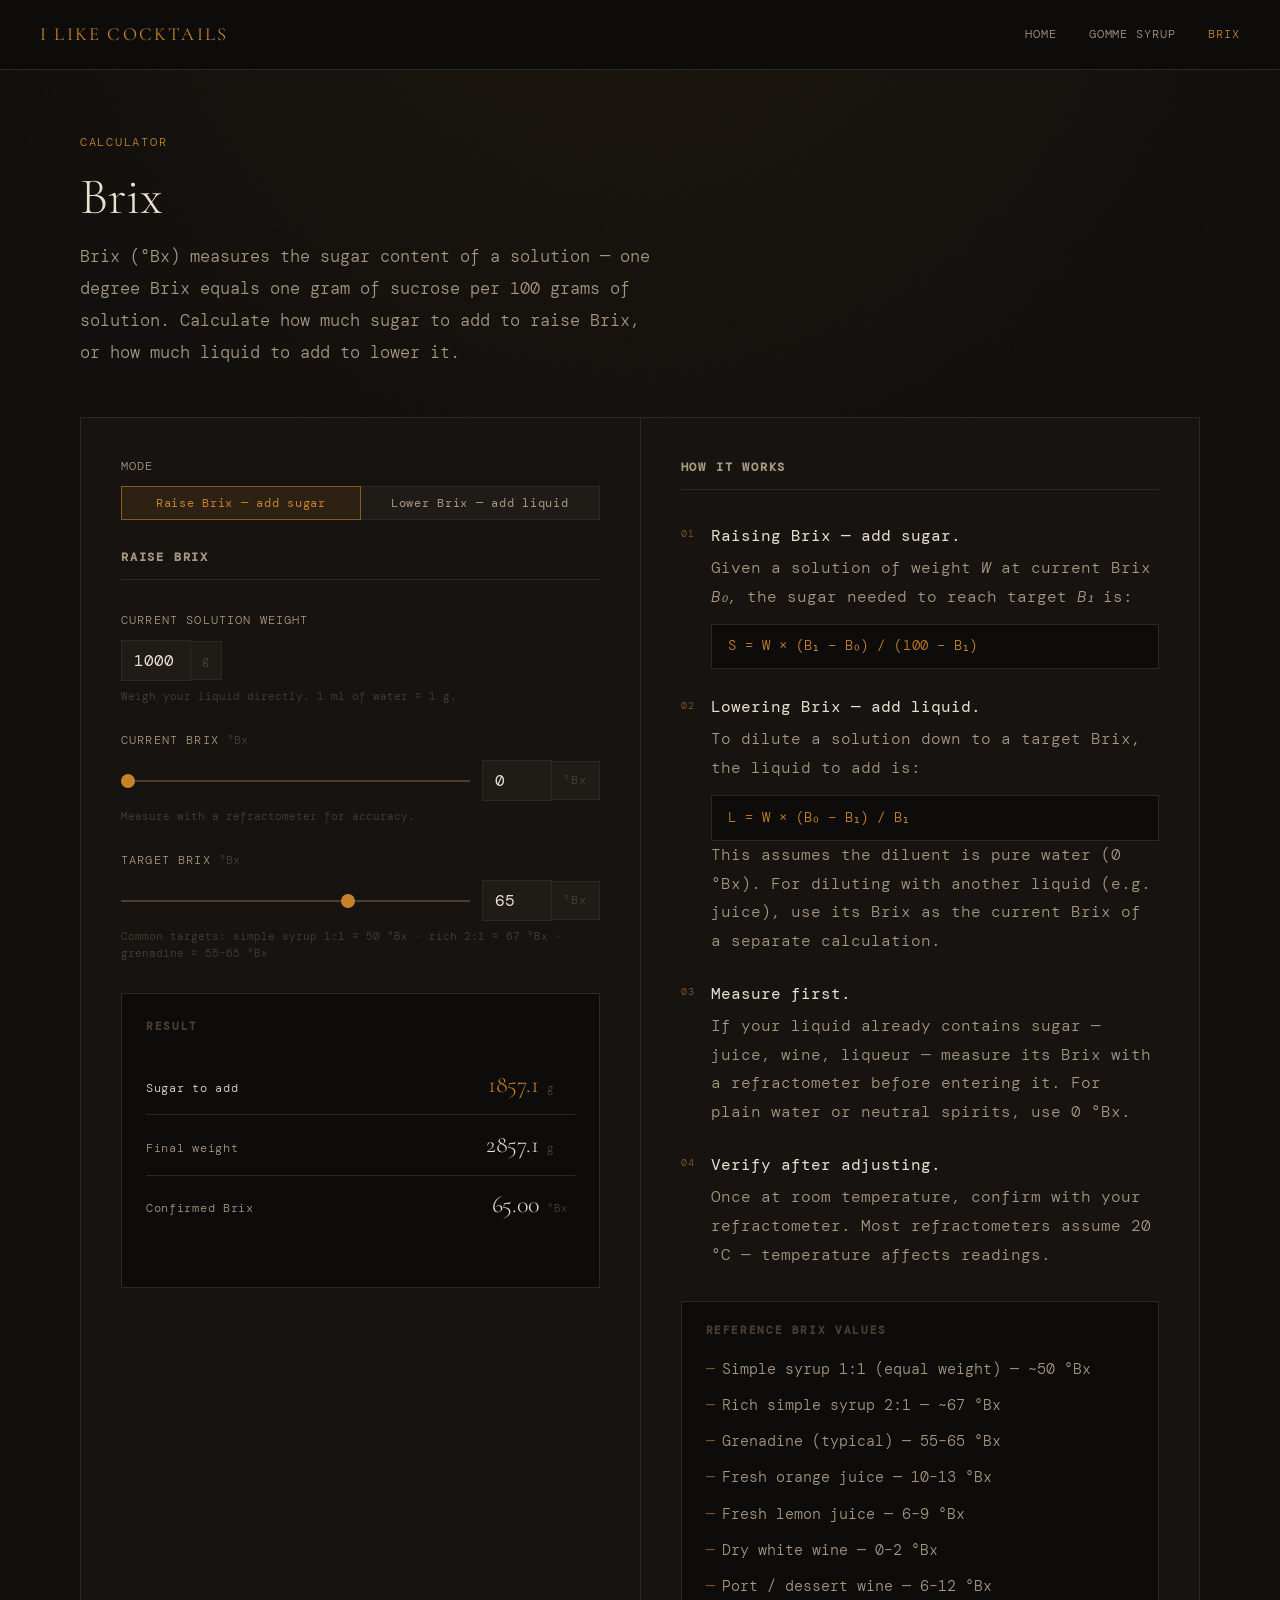
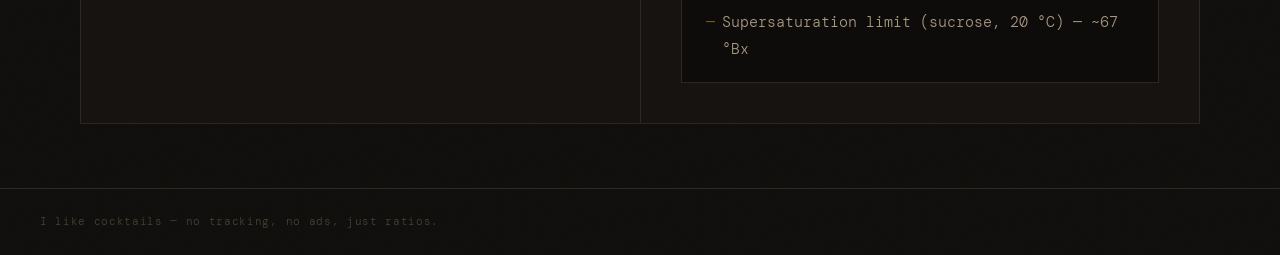
<file: brix.html>
<!DOCTYPE html>
<html lang="en">
<head>
  <meta charset="UTF-8" />
  <meta name="viewport" content="width=device-width, initial-scale=1.0" />
  <title>Brix Calculator — I like cocktails</title>
  <link rel="stylesheet" href="style.css" />
</head>
<body>

  <header>
    <a href="index.html" class="logo">I like cocktails</a>
    <nav>
      <a href="index.html">Home</a>
      <a href="gomme.html">Gomme Syrup</a>
      <a href="brix.html" class="active">Brix</a>
    </nav>
  </header>

  <main class="calc-page">

    <div class="calc-header">
      <div class="calc-tag">Calculator</div>
      <h1>Brix</h1>
      <p class="calc-desc">
        Brix (°Bx) measures the sugar content of a solution — one degree Brix equals
        one gram of sucrose per 100 grams of solution. Calculate how much sugar to add
        to raise Brix, or how much liquid to add to lower it.
      </p>
    </div>

    <div class="calc-layout">

      <!-- CALCULATOR PANEL -->
      <section class="calc-panel">

        <div class="field-group">
          <label>Mode</label>
          <div class="toggle-row">
            <button class="toggle-btn active" id="btn-raise" onclick="setMode('raise')">Raise Brix — add sugar</button>
            <button class="toggle-btn" id="btn-lower" onclick="setMode('lower')">Lower Brix — add liquid</button>
          </div>
        </div>

        <h2 id="panel-title">Raise Brix</h2>

        <div class="field-group">
          <label for="solution-weight">Current solution weight</label>
          <div class="input-row">
            <input type="number" id="solution-weight" value="1000" min="1" oninput="calculate()" />
            <span class="input-unit">g</span>
          </div>
          <small class="field-hint">Weigh your liquid directly. 1 ml of water ≈ 1 g.</small>
        </div>

        <div class="field-group">
          <label for="current-brix">Current Brix <span class="label-sub">°Bx</span></label>
          <div class="input-row">
            <input type="range" id="current-brix-range" min="0" max="99" value="0" step="0.5"
              oninput="syncCurrentBrixInput(this.value); calculate()" />
            <input type="number" id="current-brix" value="0" min="0" max="99" step="0.5"
              oninput="syncCurrentBrixRange(this.value); calculate()" />
            <span class="input-unit">°Bx</span>
          </div>
          <small class="field-hint">Measure with a refractometer for accuracy.</small>
        </div>

        <div class="field-group">
          <label for="target-brix">Target Brix <span class="label-sub">°Bx</span></label>
          <div class="input-row">
            <input type="range" id="target-brix-range" min="0" max="99" value="65" step="0.5"
              oninput="syncTargetBrixInput(this.value); calculate()" />
            <input type="number" id="target-brix" value="65" min="0" max="99" step="0.5"
              oninput="syncTargetBrixRange(this.value); calculate()" />
            <span class="input-unit">°Bx</span>
          </div>
          <small class="field-hint" id="target-hint">
            Common targets: simple syrup 1:1 ≈ 50 °Bx · rich 2:1 ≈ 67 °Bx · grenadine ≈ 55–65 °Bx
          </small>
        </div>

        <div class="results-box" id="results-box">
          <h3 id="results-title">Result</h3>
          <div class="results-grid">
            <div class="result-item result-item--total">
              <span class="result-label" id="res-main-label">Sugar to add</span>
              <span class="result-value" id="res-main">—</span>
              <span class="result-unit" id="res-main-unit">g</span>
            </div>
            <div class="result-item">
              <span class="result-label">Final weight</span>
              <span class="result-value" id="res-final-weight">—</span>
              <span class="result-unit">g</span>
            </div>
            <div class="result-item">
              <span class="result-label">Confirmed Brix</span>
              <span class="result-value" id="res-confirmed-brix">—</span>
              <span class="result-unit">°Bx</span>
            </div>
          </div>
          <div class="error-msg" id="error-msg"></div>
        </div>

      </section>

      <!-- NOTES PANEL -->
      <section class="notes-panel">
        <h2>How it works</h2>

        <ol class="method-steps">
          <li>
            <span class="step-num">01</span>
            <div>
              <strong>Raising Brix — add sugar.</strong>
              Given a solution of weight <em>W</em> at current Brix <em>B₀</em>, the sugar
              needed to reach target <em>B₁</em> is:
              <div class="formula">S = W × (B₁ − B₀) / (100 − B₁)</div>
            </div>
          </li>
          <li>
            <span class="step-num">02</span>
            <div>
              <strong>Lowering Brix — add liquid.</strong>
              To dilute a solution down to a target Brix, the liquid to add is:
              <div class="formula">L = W × (B₀ − B₁) / B₁</div>
              This assumes the diluent is pure water (0 °Bx). For diluting with another
              liquid (e.g. juice), use its Brix as the current Brix of a separate calculation.
            </div>
          </li>
          <li>
            <span class="step-num">03</span>
            <div>
              <strong>Measure first.</strong>
              If your liquid already contains sugar — juice, wine, liqueur — measure its
              Brix with a refractometer before entering it. For plain water or neutral
              spirits, use 0 °Bx.
            </div>
          </li>
          <li>
            <span class="step-num">04</span>
            <div>
              <strong>Verify after adjusting.</strong>
              Once at room temperature, confirm with your refractometer.
              Most refractometers assume 20 °C — temperature affects readings.
            </div>
          </li>
        </ol>

        <div class="tips-box">
          <h3>Reference Brix values</h3>
          <ul>
            <li>Simple syrup 1:1 (equal weight) — ~50 °Bx</li>
            <li>Rich simple syrup 2:1 — ~67 °Bx</li>
            <li>Grenadine (typical) — 55–65 °Bx</li>
            <li>Fresh orange juice — 10–13 °Bx</li>
            <li>Fresh lemon juice — 6–9 °Bx</li>
            <li>Dry white wine — 0–2 °Bx</li>
            <li>Port / dessert wine — 6–12 °Bx</li>
            <li>Supersaturation limit (sucrose, 20 °C) — ~67 °Bx</li>
          </ul>
        </div>
      </section>

    </div>
  </main>

  <footer>
    <span>I like cocktails — no tracking, no ads, just ratios.</span>
  </footer>

  <script>
    let mode = 'raise';

    function setMode(m) {
      mode = m;
      document.getElementById('btn-raise').classList.toggle('active', m === 'raise');
      document.getElementById('btn-lower').classList.toggle('active', m === 'lower');

      if (m === 'raise') {
        document.getElementById('panel-title').textContent  = 'Raise Brix';
        document.getElementById('res-main-label').textContent = 'Sugar to add';
        document.getElementById('res-main-unit').textContent  = 'g';
        document.getElementById('target-hint').textContent =
          'Common targets: simple syrup 1:1 ≈ 50 °Bx · rich 2:1 ≈ 67 °Bx · grenadine ≈ 55–65 °Bx';
        // restore raise-mode defaults if current > target
        const b0 = parseFloat(document.getElementById('current-brix').value) || 0;
        const b1 = parseFloat(document.getElementById('target-brix').value) || 0;
        if (b1 <= b0) {
          document.getElementById('target-brix').value = Math.min(b0 + 10, 99);
          document.getElementById('target-brix-range').value = Math.min(b0 + 10, 99);
        }
      } else {
        document.getElementById('panel-title').textContent  = 'Lower Brix';
        document.getElementById('res-main-label').textContent = 'Water to add';
        document.getElementById('res-main-unit').textContent  = 'g';
        document.getElementById('target-hint').textContent =
          'Target must be lower than current Brix. Assumes pure water (0 °Bx) as diluent.';
        // restore lower-mode defaults if target >= current
        const b0 = parseFloat(document.getElementById('current-brix').value) || 0;
        const b1 = parseFloat(document.getElementById('target-brix').value) || 0;
        if (b1 >= b0) {
          document.getElementById('target-brix').value = Math.max(b0 - 10, 1);
          document.getElementById('target-brix-range').value = Math.max(b0 - 10, 1);
        }
      }
      calculate();
    }

    function syncCurrentBrixInput(v) { document.getElementById('current-brix').value = v; }
    function syncCurrentBrixRange(v) { document.getElementById('current-brix-range').value = v; }
    function syncTargetBrixInput(v)  { document.getElementById('target-brix').value = v; }
    function syncTargetBrixRange(v)  { document.getElementById('target-brix-range').value = v; }

    function calculate() {
      const W  = parseFloat(document.getElementById('solution-weight').value) || 0;
      const B0 = parseFloat(document.getElementById('current-brix').value) || 0;
      const B1 = parseFloat(document.getElementById('target-brix').value) || 0;

      const errorEl = document.getElementById('error-msg');
      const box     = document.getElementById('results-box');

      if (W <= 0) { showError('Solution weight must be greater than 0 g.'); return; }

      if (mode === 'raise') {
        if (B1 >= 100) { showError('Target Brix must be below 100 °Bx.'); return; }
        if (B1 <= B0)  { showError('Target Brix must be higher than current Brix.'); return; }

        // S = W * (B1 - B0) / (100 - B1)
        const S = W * (B1 - B0) / (100 - B1);
        const finalWeight = W + S;
        const sugarAlready = W * B0 / 100;
        const confirmedBrix = (sugarAlready + S) / finalWeight * 100;

        clearError();
        document.getElementById('res-main').textContent          = S.toFixed(1);
        document.getElementById('res-final-weight').textContent  = finalWeight.toFixed(1);
        document.getElementById('res-confirmed-brix').textContent = confirmedBrix.toFixed(2);

      } else {
        if (B0 <= 0)  { showError('Current Brix must be greater than 0 °Bx to dilute.'); return; }
        if (B1 <= 0)  { showError('Target Brix must be greater than 0 °Bx.'); return; }
        if (B1 >= B0) { showError('Target Brix must be lower than current Brix.'); return; }

        // L = W * (B0 - B1) / B1
        const L = W * (B0 - B1) / B1;
        const finalWeight = W + L;
        const sugarInSolution = W * B0 / 100;
        const confirmedBrix = sugarInSolution / finalWeight * 100;

        clearError();
        document.getElementById('res-main').textContent          = L.toFixed(1);
        document.getElementById('res-final-weight').textContent  = finalWeight.toFixed(1);
        document.getElementById('res-confirmed-brix').textContent = confirmedBrix.toFixed(2);
      }
    }

    function clearError() {
      document.getElementById('error-msg').textContent = '';
      document.getElementById('results-box').classList.remove('results-box--error');
    }

    function showError(msg) {
      document.getElementById('error-msg').textContent = msg;
      document.getElementById('results-box').classList.add('results-box--error');
      ['res-main','res-final-weight','res-confirmed-brix'].forEach(id => {
        document.getElementById(id).textContent = '—';
      });
    }

    calculate();
  </script>

</body>
</html>
</file>
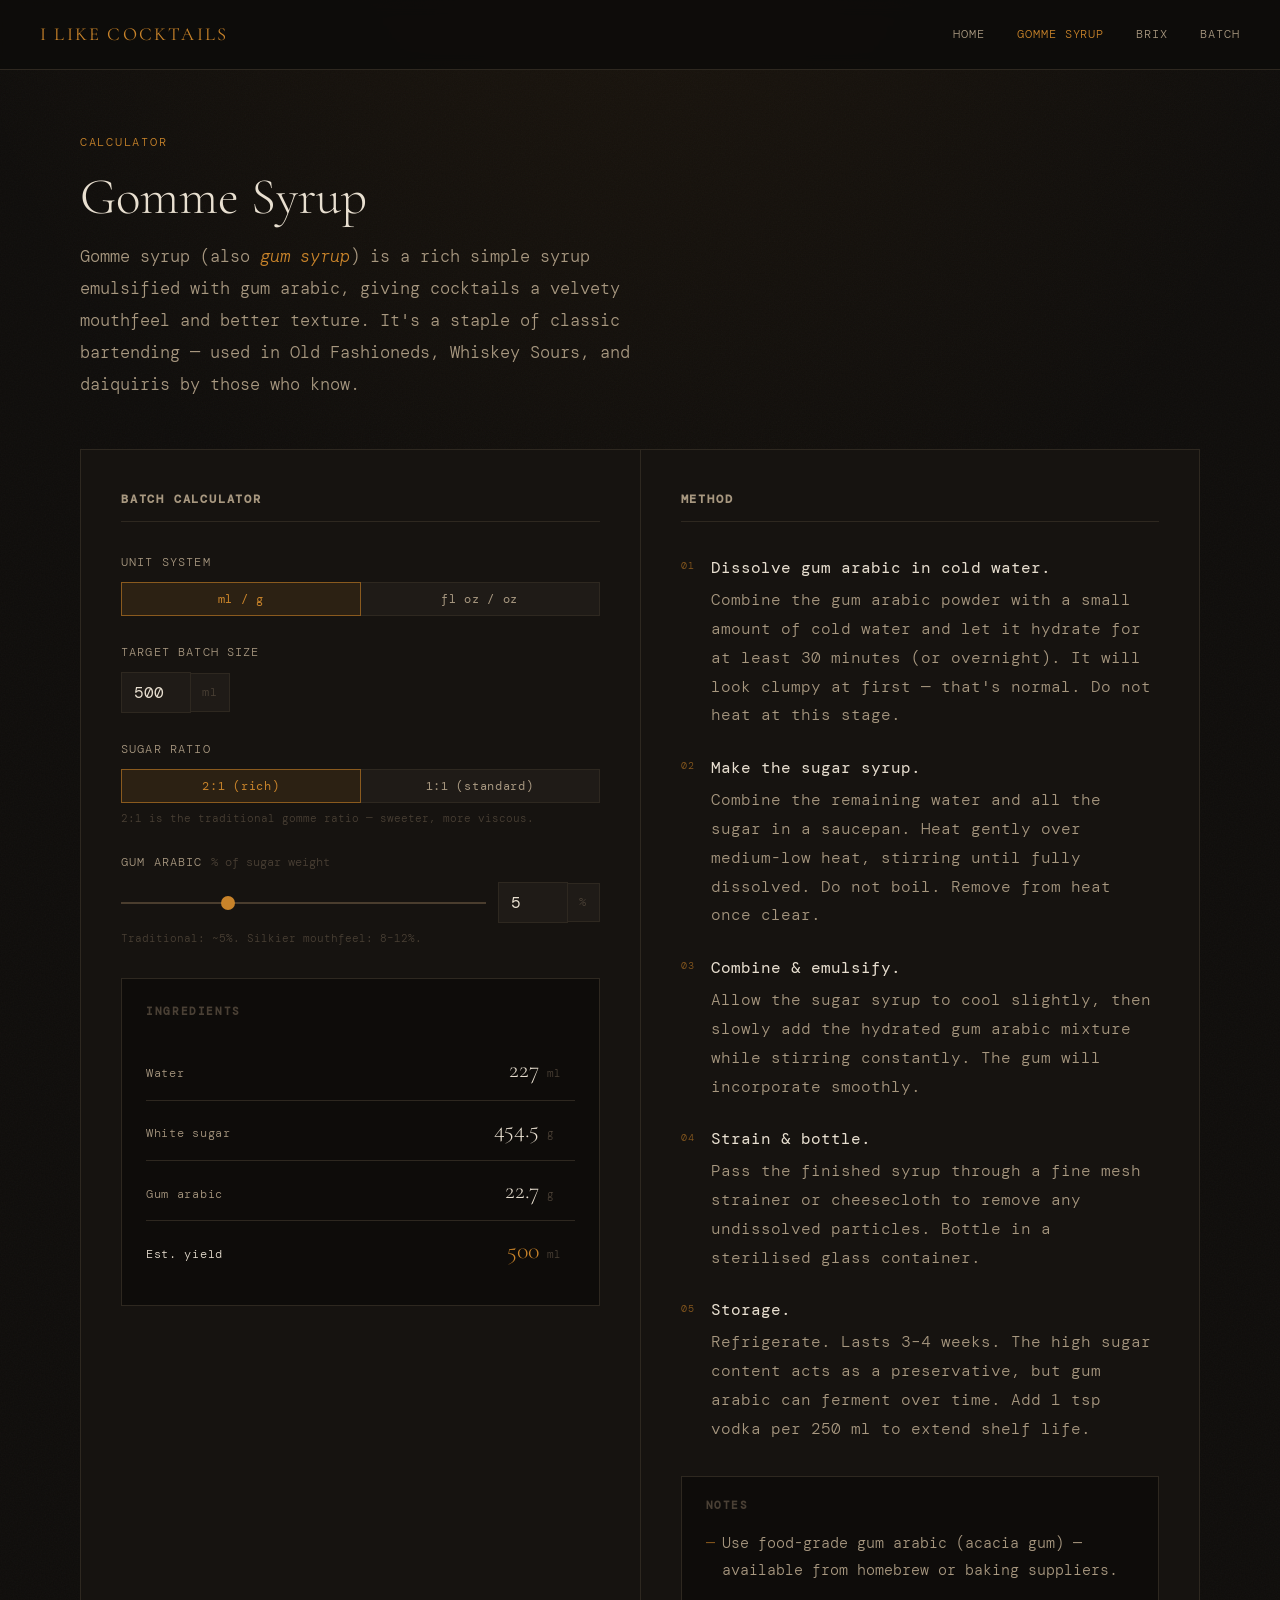
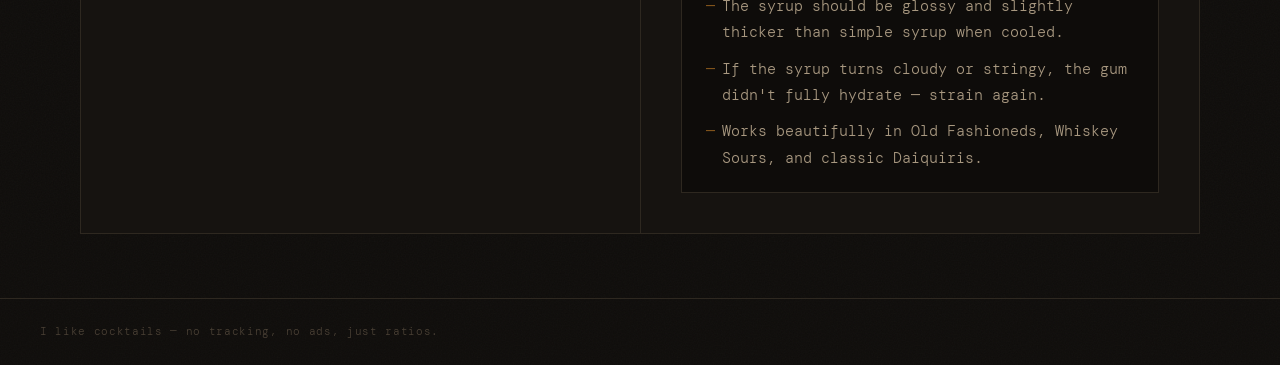
<file: gomme.html>
<!DOCTYPE html>
<html lang="en">
<head>
  <meta charset="UTF-8" />
  <meta name="viewport" content="width=device-width, initial-scale=1.0" />
  <title>Gomme Syrup Calculator — The Syrup Lab</title>
  <link rel="stylesheet" href="style.css" />
</head>
<body>

  <header>
    <a href="index.html" class="logo">I like cocktails</a>
    <nav>
      <a href="index.html">Home</a>
      <a href="gomme.html" class="active">Gomme Syrup</a>
      <a href="brix.html">Brix</a>
      <a href="batch.html">Batch</a>
    </nav>
  </header>

  <main class="calc-page">

    <div class="calc-header">
      <div class="calc-tag">Calculator</div>
      <h1>Gomme Syrup</h1>
      <p class="calc-desc">
        Gomme syrup (also <em>gum syrup</em>) is a rich simple syrup emulsified with gum arabic,
        giving cocktails a velvety mouthfeel and better texture. It's a staple of classic
        bartending — used in Old Fashioneds, Whiskey Sours, and daiquiris by those who know.
      </p>
    </div>

    <div class="calc-layout">

      <!-- CALCULATOR PANEL -->
      <section class="calc-panel">
        <h2>Batch Calculator</h2>

        <div class="field-group">
          <label for="batch-unit">Unit system</label>
          <div class="toggle-row">
            <button class="toggle-btn active" id="btn-ml" onclick="setUnit('ml')">ml / g</button>
            <button class="toggle-btn" id="btn-oz" onclick="setUnit('oz')">fl oz / oz</button>
          </div>
        </div>

        <div class="field-group">
          <label for="batch-size">Target batch size</label>
          <div class="input-row">
            <input type="number" id="batch-size" value="500" min="1" oninput="calculate()" />
            <span class="input-unit" id="unit-label-volume">ml</span>
          </div>
        </div>

        <div class="field-group">
          <label for="sugar-ratio">Sugar ratio</label>
          <div class="toggle-row">
            <button class="toggle-btn active" id="btn-2-1" onclick="setRatio('2:1')">2:1 (rich)</button>
            <button class="toggle-btn" id="btn-1-1" onclick="setRatio('1:1')">1:1 (standard)</button>
          </div>
          <small class="field-hint">2:1 is the traditional gomme ratio — sweeter, more viscous.</small>
        </div>

        <div class="field-group">
          <label for="gum-pct">Gum arabic <span class="label-sub">% of sugar weight</span></label>
          <div class="input-row">
            <input type="range" id="gum-range" min="1" max="15" value="5" oninput="syncGumInput(this.value); calculate()" />
            <input type="number" id="gum-pct" value="5" min="1" max="15" step="0.5" oninput="syncGumRange(this.value); calculate()" />
            <span class="input-unit">%</span>
          </div>
          <small class="field-hint">Traditional: ~5%. Silkier mouthfeel: 8–12%.</small>
        </div>

        <div class="results-box">
          <h3>Ingredients</h3>
          <div class="results-grid">
            <div class="result-item">
              <span class="result-label">Water</span>
              <span class="result-value" id="res-water">—</span>
              <span class="result-unit" id="unit-water">ml</span>
            </div>
            <div class="result-item">
              <span class="result-label">White sugar</span>
              <span class="result-value" id="res-sugar">—</span>
              <span class="result-unit" id="unit-sugar">g</span>
            </div>
            <div class="result-item">
              <span class="result-label">Gum arabic</span>
              <span class="result-value" id="res-gum">—</span>
              <span class="result-unit" id="unit-gum">g</span>
            </div>
            <div class="result-item result-item--total">
              <span class="result-label">Est. yield</span>
              <span class="result-value" id="res-yield">—</span>
              <span class="result-unit" id="unit-yield">ml</span>
            </div>
          </div>
        </div>

      </section>

      <!-- RECIPE NOTES PANEL -->
      <section class="notes-panel">
        <h2>Method</h2>
        <ol class="method-steps">
          <li>
            <span class="step-num">01</span>
            <div>
              <strong>Dissolve gum arabic in cold water.</strong>
              Combine the gum arabic powder with a small amount of cold water and let it hydrate for
              at least 30 minutes (or overnight). It will look clumpy at first — that's normal.
              Do not heat at this stage.
            </div>
          </li>
          <li>
            <span class="step-num">02</span>
            <div>
              <strong>Make the sugar syrup.</strong>
              Combine the remaining water and all the sugar in a saucepan. Heat gently over medium-low heat,
              stirring until fully dissolved. Do not boil. Remove from heat once clear.
            </div>
          </li>
          <li>
            <span class="step-num">03</span>
            <div>
              <strong>Combine & emulsify.</strong>
              Allow the sugar syrup to cool slightly, then slowly add the hydrated gum arabic mixture
              while stirring constantly. The gum will incorporate smoothly.
            </div>
          </li>
          <li>
            <span class="step-num">04</span>
            <div>
              <strong>Strain & bottle.</strong>
              Pass the finished syrup through a fine mesh strainer or cheesecloth to remove any
              undissolved particles. Bottle in a sterilised glass container.
            </div>
          </li>
          <li>
            <span class="step-num">05</span>
            <div>
              <strong>Storage.</strong>
              Refrigerate. Lasts 3–4 weeks. The high sugar content acts as a preservative, but
              gum arabic can ferment over time. Add 1 tsp vodka per 250 ml to extend shelf life.
            </div>
          </li>
        </ol>

        <div class="tips-box">
          <h3>Notes</h3>
          <ul>
            <li>Use food-grade gum arabic (acacia gum) — available from homebrew or baking suppliers.</li>
            <li>The syrup should be glossy and slightly thicker than simple syrup when cooled.</li>
            <li>If the syrup turns cloudy or stringy, the gum didn't fully hydrate — strain again.</li>
            <li>Works beautifully in Old Fashioneds, Whiskey Sours, and classic Daiquiris.</li>
          </ul>
        </div>
      </section>

    </div>
  </main>

  <footer>
    <span>I like cocktails — no tracking, no ads, just ratios.</span>
  </footer>

  <script>
    let unit = 'ml';
    let ratio = '2:1';

    function setUnit(u) {
      unit = u;
      document.getElementById('btn-ml').classList.toggle('active', u === 'ml');
      document.getElementById('btn-oz').classList.toggle('active', u === 'oz');
      const vLabel = u === 'ml' ? 'ml' : 'fl oz';
      const wLabel = u === 'ml' ? 'g' : 'oz';
      document.getElementById('unit-label-volume').textContent = vLabel;
      ['unit-water', 'unit-yield'].forEach(id => document.getElementById(id).textContent = vLabel);
      ['unit-sugar', 'unit-gum'].forEach(id => document.getElementById(id).textContent = wLabel);
      calculate();
    }

    function setRatio(r) {
      ratio = r;
      document.getElementById('btn-2-1').classList.toggle('active', r === '2:1');
      document.getElementById('btn-1-1').classList.toggle('active', r === '1:1');
      calculate();
    }

    function syncGumInput(v) { document.getElementById('gum-pct').value = v; }
    function syncGumRange(v) { document.getElementById('gum-range').value = v; }

    function calculate() {
      const batchInput = parseFloat(document.getElementById('batch-size').value) || 0;
      const gumPct = parseFloat(document.getElementById('gum-pct').value) / 100 || 0.05;

      // Convert batch to ml for internal maths
      let batchMl = unit === 'oz' ? batchInput * 29.5735 : batchInput;

      // Sugar:water ratio (by weight; water density ~1 g/ml)
      // 2:1 means 2 parts sugar : 1 part water (by weight)
      // For a given total volume target we solve approximately:
      //   water_ml + sugar_g ≈ batch_ml (sugar volume ~0.6 ml/g after dissolving)
      // Simpler approach used in practice: treat batch as total water volume to scale from
      // and note the ratio as sugar weight per unit water weight.

      let sugarRatioNum = ratio === '2:1' ? 2 : 1; // sugar grams per gram water

      // Solve: water_g + sugar_g * 0.6 = batch_ml  (approx dissolved volume)
      // sugar_g = sugarRatioNum * water_g
      // water_g + sugarRatioNum * water_g * 0.6 = batch_ml
      // water_g * (1 + 0.6 * sugarRatioNum) = batch_ml
      const waterG = batchMl / (1 + 0.6 * sugarRatioNum);
      const sugarG = sugarRatioNum * waterG;
      const gumG = sugarG * gumPct;
      // Estimated yield: water + dissolved sugar volume
      const yieldMl = waterG + sugarG * 0.6;

      function fmt(val, isWeight) {
        if (unit === 'oz') {
          // volume stays fl oz, weight to oz
          const converted = isWeight ? val / 28.3495 : val / 29.5735;
          return converted.toFixed(1);
        }
        return isWeight ? val.toFixed(1) : val.toFixed(0);
      }

      document.getElementById('res-water').textContent = fmt(waterG, false);
      document.getElementById('res-sugar').textContent = fmt(sugarG, true);
      document.getElementById('res-gum').textContent = fmt(gumG, true);
      document.getElementById('res-yield').textContent = fmt(yieldMl, false);
    }

    // Initial calculation
    calculate();
  </script>

</body>
</html>
</file>
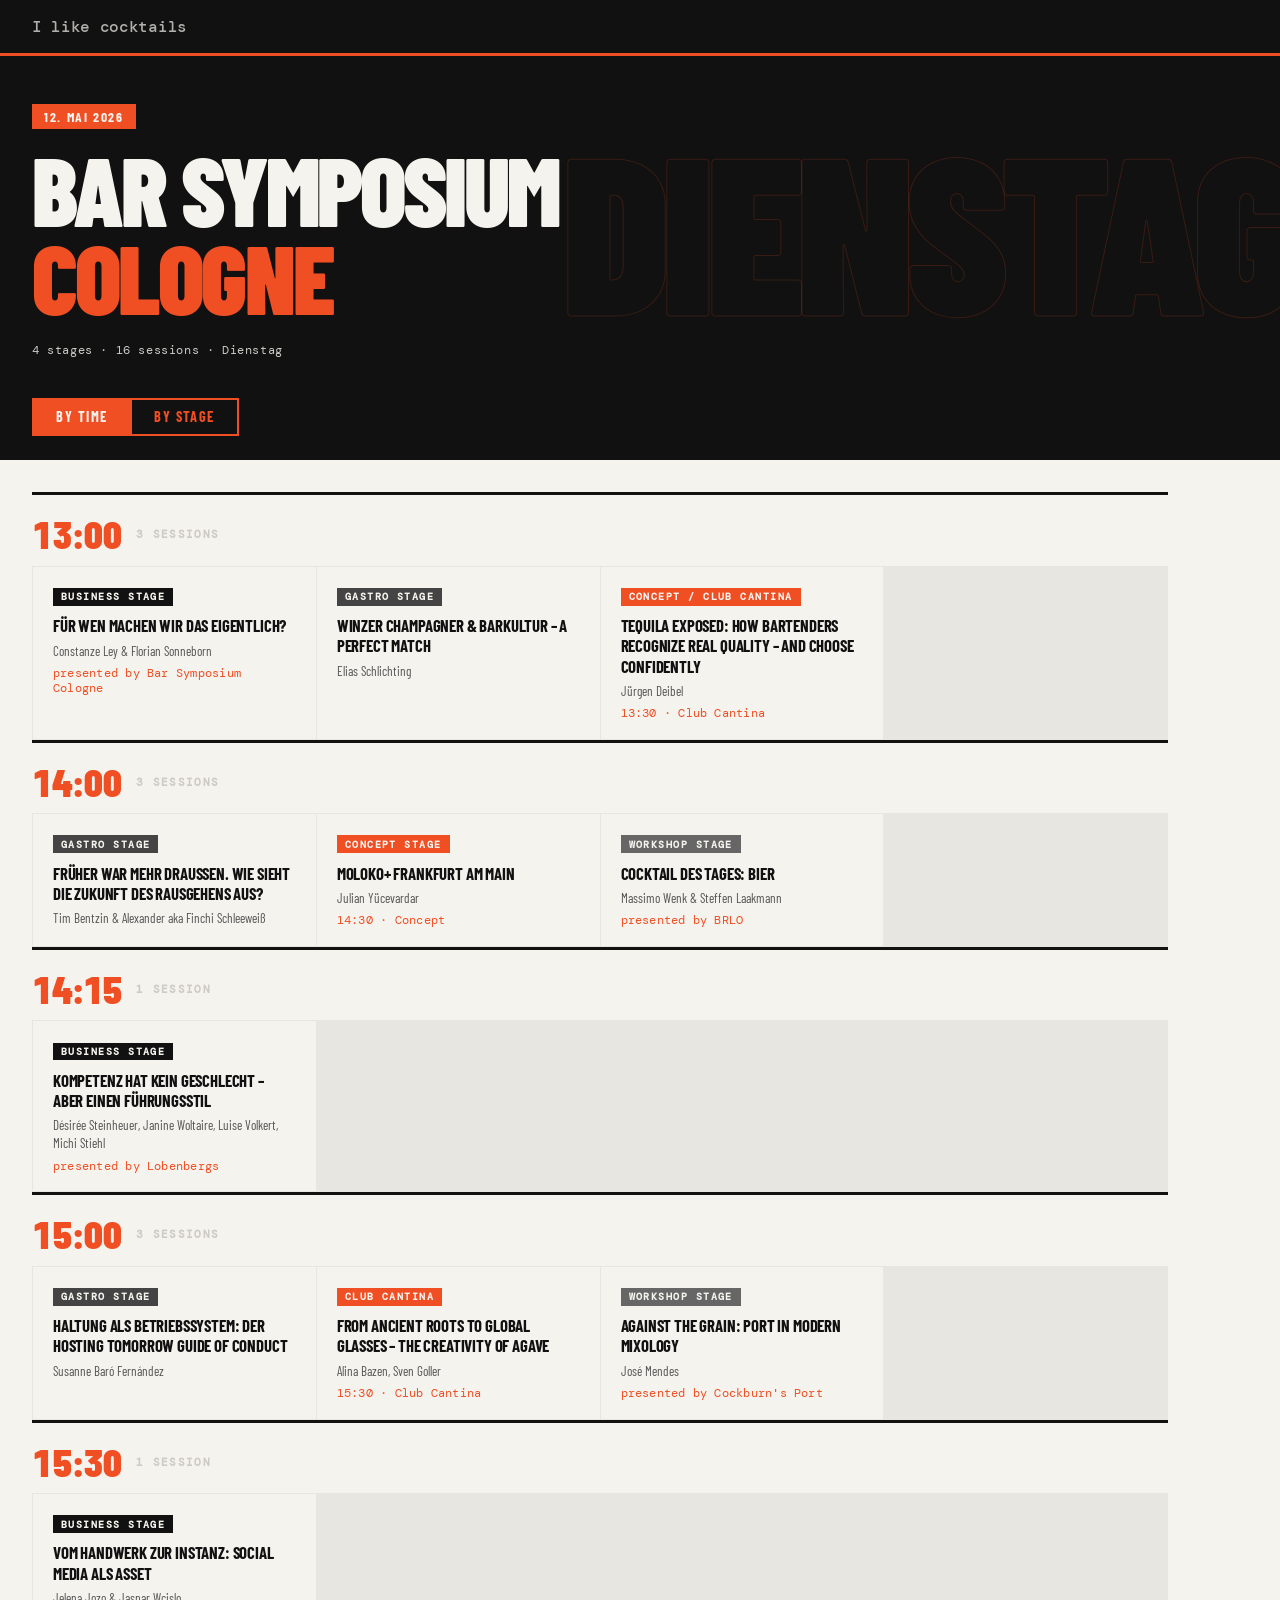
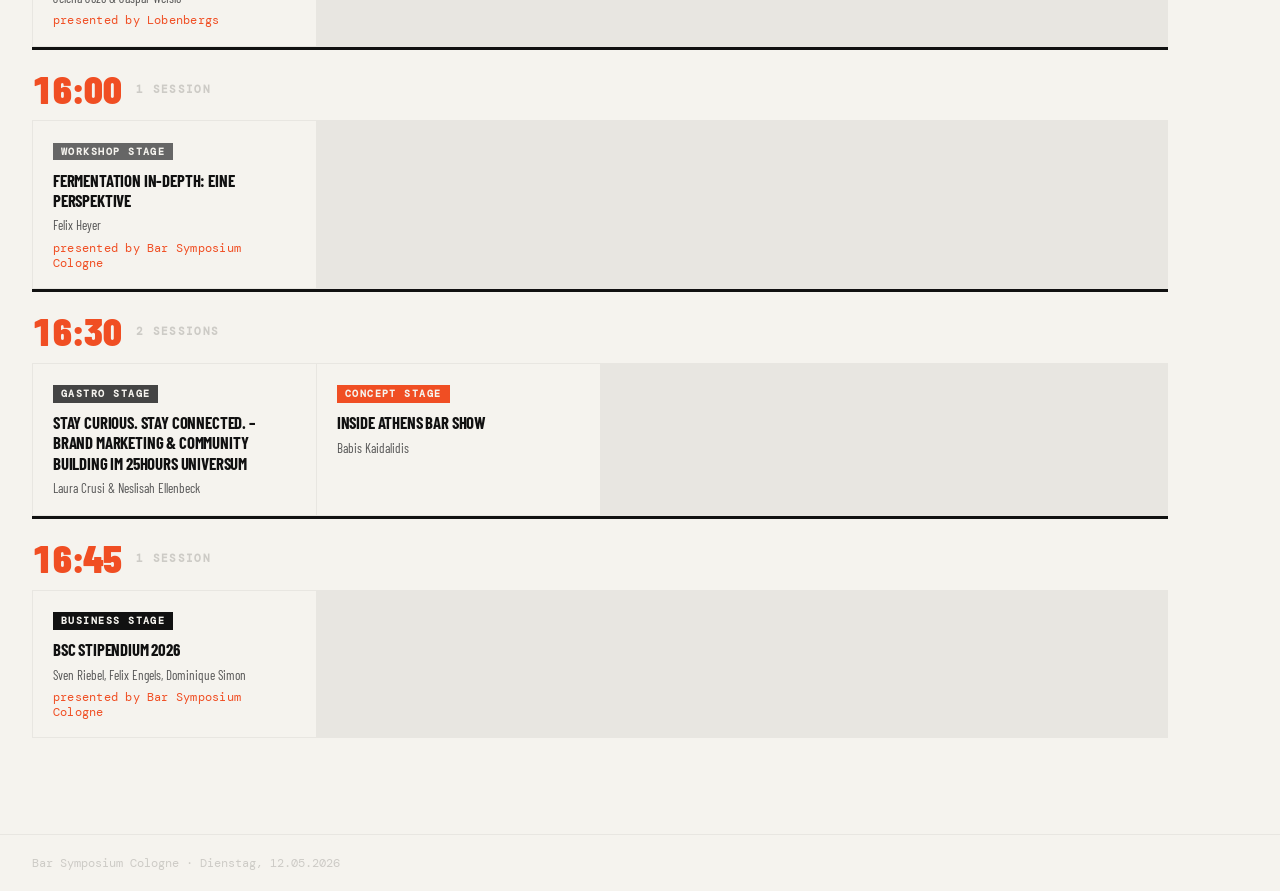
<file: schedule.html>
<!DOCTYPE html>
<html lang="en">
<head>
<meta charset="UTF-8" />
<meta name="viewport" content="width=device-width, initial-scale=1.0" />
<title>BSC Dienstag 12.05. — Schedule</title>
<link rel="preconnect" href="https://fonts.googleapis.com">
<link href="https://fonts.googleapis.com/css2?family=Barlow+Condensed:wght@400;600;700;900&family=DM+Mono:wght@400;500&display=swap" rel="stylesheet">
<style>
  *, *::before, *::after { box-sizing: border-box; margin: 0; padding: 0; }

  :root {
    --orange: #F04E23;
    --black: #111111;
    --white: #F5F3EE;
    --grey: #CDCBC6;
    --light-grey: #E8E6E1;
    --dark-grey: #2A2A2A;
  }

  html { font-size: 16px; }

  body {
    background: var(--white);
    color: var(--black);
    font-family: 'Barlow Condensed', sans-serif;
    min-height: 100vh;
  }

  /* ─── HEADER ─── */
  header {
    background: var(--black);
    padding: 0 2rem;
    display: flex;
    align-items: center;
    justify-content: space-between;
    height: 56px;
    border-bottom: 3px solid var(--orange);
  }

  .site-logo {
    color: var(--white);
    font-size: 1rem;
    font-weight: 500;
    text-decoration: none;
    font-family: 'DM Mono', monospace;
    letter-spacing: -0.02em;
    opacity: 0.7;
  }

  .site-logo:hover { opacity: 1; }

  /* ─── HERO ─── */
  .hero {
    background: var(--black);
    padding: 3rem 2rem 2.5rem;
    position: relative;
    overflow: hidden;
  }

  .hero::before {
    content: 'DIENSTAG';
    position: absolute;
    right: -0.05em;
    top: 50%;
    transform: translateY(-50%);
    font-size: clamp(5rem, 18vw, 14rem);
    font-weight: 900;
    color: transparent;
    -webkit-text-stroke: 1px rgba(240,78,35,0.18);
    letter-spacing: -0.04em;
    line-height: 1;
    pointer-events: none;
    white-space: nowrap;
  }

  .hero-date {
    display: inline-block;
    background: var(--orange);
    color: var(--white);
    font-size: 0.85rem;
    font-weight: 700;
    letter-spacing: 0.12em;
    text-transform: uppercase;
    padding: 0.25rem 0.75rem;
    margin-bottom: 1rem;
  }

  .hero h1 {
    font-size: clamp(2.8rem, 8vw, 6rem);
    font-weight: 900;
    color: var(--white);
    line-height: 0.92;
    letter-spacing: -0.03em;
    text-transform: uppercase;
    position: relative;
    z-index: 1;
  }

  .hero h1 em {
    font-style: normal;
    color: var(--orange);
  }

  .hero-meta {
    margin-top: 1.25rem;
    font-family: 'DM Mono', monospace;
    font-size: 0.75rem;
    color: var(--grey);
    letter-spacing: 0.05em;
    position: relative;
    z-index: 1;
  }

  /* ─── TOGGLE ─── */
  .controls {
    background: var(--black);
    padding: 0 2rem 1.5rem;
    display: flex;
    gap: 0;
  }

  .toggle-group {
    display: flex;
    border: 2px solid var(--orange);
  }

  .toggle-btn {
    background: transparent;
    border: none;
    color: var(--orange);
    font-family: 'Barlow Condensed', sans-serif;
    font-size: 0.9rem;
    font-weight: 700;
    letter-spacing: 0.1em;
    text-transform: uppercase;
    padding: 0.55rem 1.4rem;
    cursor: pointer;
    transition: background 0.15s, color 0.15s;
  }

  .toggle-btn + .toggle-btn {
    border-left: 2px solid var(--orange);
  }

  .toggle-btn.active {
    background: var(--orange);
    color: var(--white);
  }

  .toggle-btn:hover:not(.active) {
    background: rgba(240,78,35,0.12);
  }

  /* ─── MAIN CONTENT ─── */
  main {
    padding: 2rem;
    max-width: 1200px;
  }

  /* ─── VIEW CONTAINERS ─── */
  .view { display: none; }
  .view.active { display: block; }

  /* ─── BY TIME VIEW ─── */
  .time-block {
    margin-bottom: 0;
  }

  .time-header {
    display: grid;
    grid-template-columns: 80px 1fr;
    align-items: center;
    gap: 1.5rem;
    padding: 1.25rem 0 0.75rem;
    border-top: 3px solid var(--black);
    position: sticky;
    top: 0;
    background: var(--white);
    z-index: 10;
  }

  .time-label {
    font-size: 2.4rem;
    font-weight: 900;
    letter-spacing: -0.03em;
    line-height: 1;
    color: var(--orange);
    font-variant-numeric: tabular-nums;
  }

  .time-label-text {
    font-size: 0.7rem;
    font-weight: 700;
    letter-spacing: 0.12em;
    text-transform: uppercase;
    color: var(--grey);
    font-family: 'DM Mono', monospace;
  }

  .time-events {
    display: grid;
    grid-template-columns: repeat(auto-fill, minmax(260px, 1fr));
    gap: 1px;
    background: var(--light-grey);
    margin-bottom: 0;
    border: 1px solid var(--light-grey);
  }

  .event-card {
    background: var(--white);
    padding: 1.1rem 1.25rem;
    transition: background 0.12s;
  }

  .event-card:hover { background: #EEECEA; }

  .event-stage-tag {
    display: inline-block;
    font-size: 0.65rem;
    font-weight: 700;
    letter-spacing: 0.14em;
    text-transform: uppercase;
    font-family: 'DM Mono', monospace;
    color: var(--white);
    background: var(--black);
    padding: 0.15rem 0.5rem;
    margin-bottom: 0.6rem;
  }

  .event-stage-tag.stage-business { background: var(--black); }
  .event-stage-tag.stage-gastro   { background: #444; }
  .event-stage-tag.stage-concept  { background: var(--orange); }
  .event-stage-tag.stage-workshop { background: #666; }

  .event-title {
    font-size: 1.05rem;
    font-weight: 700;
    line-height: 1.2;
    text-transform: uppercase;
    letter-spacing: -0.01em;
    margin-bottom: 0.45rem;
  }

  .event-speakers {
    font-size: 0.82rem;
    font-weight: 400;
    color: #555;
    line-height: 1.35;
  }

  .event-presenter {
    font-size: 0.72rem;
    font-family: 'DM Mono', monospace;
    color: var(--orange);
    margin-top: 0.35rem;
    letter-spacing: 0.02em;
  }

  /* ─── BY STAGE VIEW ─── */
  .stage-grid {
    display: grid;
    grid-template-columns: repeat(auto-fill, minmax(280px, 1fr));
    gap: 2px;
    background: var(--light-grey);
    border: 1px solid var(--light-grey);
  }

  .stage-column {
    background: var(--white);
  }

  .stage-column-header {
    padding: 1.25rem 1.25rem 1rem;
    border-bottom: 3px solid var(--black);
    position: sticky;
    top: 0;
    background: var(--white);
    z-index: 10;
  }

  .stage-name {
    font-size: 1.5rem;
    font-weight: 900;
    text-transform: uppercase;
    letter-spacing: -0.02em;
    line-height: 1.05;
  }

  .stage-hosts {
    font-size: 0.7rem;
    font-family: 'DM Mono', monospace;
    color: #888;
    margin-top: 0.35rem;
    letter-spacing: 0.02em;
  }

  .stage-event {
    padding: 1rem 1.25rem;
    border-bottom: 1px solid var(--light-grey);
    transition: background 0.12s;
  }

  .stage-event:hover { background: #EEECEA; }
  .stage-event:last-child { border-bottom: none; }

  .stage-event-time {
    font-size: 1.6rem;
    font-weight: 900;
    color: var(--orange);
    letter-spacing: -0.03em;
    line-height: 1;
    margin-bottom: 0.4rem;
    font-variant-numeric: tabular-nums;
  }

  .stage-event-title {
    font-size: 1rem;
    font-weight: 700;
    text-transform: uppercase;
    letter-spacing: -0.01em;
    line-height: 1.2;
    margin-bottom: 0.35rem;
  }

  .stage-event-speakers {
    font-size: 0.82rem;
    color: #555;
    line-height: 1.35;
  }

  .stage-event-presenter {
    font-size: 0.72rem;
    font-family: 'DM Mono', monospace;
    color: var(--orange);
    margin-top: 0.3rem;
  }

  /* ─── FOOTER ─── */
  footer {
    margin-top: 4rem;
    padding: 1.25rem 2rem;
    border-top: 1px solid var(--light-grey);
    font-size: 0.75rem;
    font-family: 'DM Mono', monospace;
    color: var(--grey);
  }

  /* ─── RESPONSIVE ─── */
  @media (max-width: 600px) {
    .hero { padding: 2rem 1.25rem 2rem; }
    main { padding: 1.25rem; }
    .controls { padding: 0 1.25rem 1.25rem; }
    header { padding: 0 1.25rem; }
    .time-events { grid-template-columns: 1fr; }
    .stage-grid { grid-template-columns: 1fr; }
  }
</style>
</head>
<body>

<header>
  <a href="index.html" class="site-logo">I like cocktails</a>
</header>

<div class="hero">
  <div class="hero-date">12. Mai 2026</div>
  <h1>Bar Symposium<br/><em>Cologne</em></h1>
  <p class="hero-meta">4 stages · 16 sessions · Dienstag</p>
</div>

<div class="controls">
  <div class="toggle-group">
    <button class="toggle-btn active" onclick="setView('time')">By Time</button>
    <button class="toggle-btn" onclick="setView('stage')">By Stage</button>
  </div>
</div>

<main>

  <!-- ══════════════ BY TIME VIEW ══════════════ -->
  <div class="view active" id="view-time">

    <div class="time-block">
      <div class="time-header">
        <div>
          <div class="time-label">13:00</div>
        </div>
        <div class="time-label-text">3 sessions</div>
      </div>
      <div class="time-events">
        <div class="event-card">
          <div class="event-stage-tag stage-business">Business Stage</div>
          <div class="event-title">Für wen machen wir das eigentlich?</div>
          <div class="event-speakers">Constanze Ley &amp; Florian Sonneborn</div>
          <div class="event-presenter">presented by Bar Symposium Cologne</div>
        </div>
        <div class="event-card">
          <div class="event-stage-tag stage-gastro">Gastro Stage</div>
          <div class="event-title">Winzer Champagner &amp; Barkultur – A Perfect Match</div>
          <div class="event-speakers">Elias Schlichting</div>
        </div>
        <div class="event-card">
          <div class="event-stage-tag stage-concept">Concept / Club Cantina</div>
          <div class="event-title">Tequila Exposed: How Bartenders Recognize Real Quality – and Choose Confidently</div>
          <div class="event-speakers">Jürgen Deibel</div>
          <div class="event-presenter">13:30 · Club Cantina</div>
        </div>
      </div>
    </div>

    <div class="time-block">
      <div class="time-header">
        <div>
          <div class="time-label">14:00</div>
        </div>
        <div class="time-label-text">3 sessions</div>
      </div>
      <div class="time-events">
        <div class="event-card">
          <div class="event-stage-tag stage-gastro">Gastro Stage</div>
          <div class="event-title">Früher war mehr draussen. Wie sieht die Zukunft des Rausgehens aus?</div>
          <div class="event-speakers">Tim Bentzin &amp; Alexander aka Finchi Schleeweiß</div>
        </div>
        <div class="event-card">
          <div class="event-stage-tag stage-concept">Concept Stage</div>
          <div class="event-title">Moloko+ Frankfurt am Main</div>
          <div class="event-speakers">Julian Yücevardar</div>
          <div class="event-presenter">14:30 · Concept</div>
        </div>
        <div class="event-card">
          <div class="event-stage-tag stage-workshop">Workshop Stage</div>
          <div class="event-title">Cocktail des Tages: Bier</div>
          <div class="event-speakers">Massimo Wenk &amp; Steffen Laakmann</div>
          <div class="event-presenter">presented by BRLO</div>
        </div>
      </div>
    </div>

    <div class="time-block">
      <div class="time-header">
        <div>
          <div class="time-label">14:15</div>
        </div>
        <div class="time-label-text">1 session</div>
      </div>
      <div class="time-events">
        <div class="event-card">
          <div class="event-stage-tag stage-business">Business Stage</div>
          <div class="event-title">Kompetenz hat kein Geschlecht – aber einen Führungsstil</div>
          <div class="event-speakers">Désirée Steinheuer, Janine Woltaire, Luise Volkert, Michi Stiehl</div>
          <div class="event-presenter">presented by Lobenbergs</div>
        </div>
      </div>
    </div>

    <div class="time-block">
      <div class="time-header">
        <div>
          <div class="time-label">15:00</div>
        </div>
        <div class="time-label-text">3 sessions</div>
      </div>
      <div class="time-events">
        <div class="event-card">
          <div class="event-stage-tag stage-gastro">Gastro Stage</div>
          <div class="event-title">Haltung als Betriebssystem: Der Hosting Tomorrow Guide of Conduct</div>
          <div class="event-speakers">Susanne Baró Fernández</div>
        </div>
        <div class="event-card">
          <div class="event-stage-tag stage-concept">Club Cantina</div>
          <div class="event-title">From Ancient Roots to Global Glasses – The Creativity of Agave</div>
          <div class="event-speakers">Alina Bazen, Sven Goller</div>
          <div class="event-presenter">15:30 · Club Cantina</div>
        </div>
        <div class="event-card">
          <div class="event-stage-tag stage-workshop">Workshop Stage</div>
          <div class="event-title">Against the Grain: Port in Modern Mixology</div>
          <div class="event-speakers">José Mendes</div>
          <div class="event-presenter">presented by Cockburn's Port</div>
        </div>
      </div>
    </div>

    <div class="time-block">
      <div class="time-header">
        <div>
          <div class="time-label">15:30</div>
        </div>
        <div class="time-label-text">1 session</div>
      </div>
      <div class="time-events">
        <div class="event-card">
          <div class="event-stage-tag stage-business">Business Stage</div>
          <div class="event-title">Vom Handwerk zur Instanz: Social Media als Asset</div>
          <div class="event-speakers">Jelena Jozo &amp; Jaspar Wcislo</div>
          <div class="event-presenter">presented by Lobenbergs</div>
        </div>
      </div>
    </div>

    <div class="time-block">
      <div class="time-header">
        <div>
          <div class="time-label">16:00</div>
        </div>
        <div class="time-label-text">1 session</div>
      </div>
      <div class="time-events">
        <div class="event-card">
          <div class="event-stage-tag stage-workshop">Workshop Stage</div>
          <div class="event-title">Fermentation In-Depth: Eine Perspektive</div>
          <div class="event-speakers">Felix Heyer</div>
          <div class="event-presenter">presented by Bar Symposium Cologne</div>
        </div>
      </div>
    </div>

    <div class="time-block">
      <div class="time-header">
        <div>
          <div class="time-label">16:30</div>
        </div>
        <div class="time-label-text">2 sessions</div>
      </div>
      <div class="time-events">
        <div class="event-card">
          <div class="event-stage-tag stage-gastro">Gastro Stage</div>
          <div class="event-title">Stay Curious. Stay Connected. – Brand Marketing &amp; Community Building im 25hours Universum</div>
          <div class="event-speakers">Laura Crusi &amp; Neslisah Ellenbeck</div>
        </div>
        <div class="event-card">
          <div class="event-stage-tag stage-concept">Concept Stage</div>
          <div class="event-title">Inside Athens Bar Show</div>
          <div class="event-speakers">Babis Kaidalidis</div>
        </div>
      </div>
    </div>

    <div class="time-block">
      <div class="time-header">
        <div>
          <div class="time-label">16:45</div>
        </div>
        <div class="time-label-text">1 session</div>
      </div>
      <div class="time-events">
        <div class="event-card">
          <div class="event-stage-tag stage-business">Business Stage</div>
          <div class="event-title">BSC Stipendium 2026</div>
          <div class="event-speakers">Sven Riebel, Felix Engels, Dominique Simon</div>
          <div class="event-presenter">presented by Bar Symposium Cologne</div>
        </div>
      </div>
    </div>

  </div><!-- /view-time -->


  <!-- ══════════════ BY STAGE VIEW ══════════════ -->
  <div class="view" id="view-stage">
    <div class="stage-grid">

      <!-- BUSINESS STAGE -->
      <div class="stage-column">
        <div class="stage-column-header">
          <div class="stage-name">Business<br/>Stage</div>
          <div class="stage-hosts">Nawid Samawat &amp; Gabriel Daun</div>
        </div>
        <div class="stage-event">
          <div class="stage-event-time">13:00</div>
          <div class="stage-event-title">Für wen machen wir das eigentlich?</div>
          <div class="stage-event-speakers">Constanze Ley &amp; Florian Sonneborn</div>
          <div class="stage-event-presenter">presented by Bar Symposium Cologne</div>
        </div>
        <div class="stage-event">
          <div class="stage-event-time">14:15</div>
          <div class="stage-event-title">Kompetenz hat kein Geschlecht – aber einen Führungsstil</div>
          <div class="stage-event-speakers">Désirée Steinheuer, Janine Woltaire, Luise Volkert, Michi Stiehl</div>
          <div class="stage-event-presenter">presented by Lobenbergs</div>
        </div>
        <div class="stage-event">
          <div class="stage-event-time">15:30</div>
          <div class="stage-event-title">Vom Handwerk zur Instanz: Social Media als Asset</div>
          <div class="stage-event-speakers">Jelena Jozo &amp; Jaspar Wcislo</div>
          <div class="stage-event-presenter">presented by Lobenbergs</div>
        </div>
        <div class="stage-event">
          <div class="stage-event-time">16:45</div>
          <div class="stage-event-title">BSC Stipendium 2026</div>
          <div class="stage-event-speakers">Sven Riebel, Felix Engels, Dominique Simon</div>
          <div class="stage-event-presenter">presented by Bar Symposium Cologne</div>
        </div>
      </div>

      <!-- GASTRO STAGE -->
      <div class="stage-column">
        <div class="stage-column-header">
          <div class="stage-name">Gastro<br/>Stage</div>
          <div class="stage-hosts">Anna Luhnau &amp; Michi Stiel</div>
        </div>
        <div class="stage-event">
          <div class="stage-event-time">13:00</div>
          <div class="stage-event-title">Winzer Champagner &amp; Barkultur – A Perfect Match</div>
          <div class="stage-event-speakers">Elias Schlichting</div>
        </div>
        <div class="stage-event">
          <div class="stage-event-time">14:00</div>
          <div class="stage-event-title">Früher war mehr draussen. Wie sieht die Zukunft des Rausgehens aus?</div>
          <div class="stage-event-speakers">Tim Bentzin &amp; Alexander aka Finchi Schleeweiß</div>
        </div>
        <div class="stage-event">
          <div class="stage-event-time">15:00</div>
          <div class="stage-event-title">Haltung als Betriebssystem: Der Hosting Tomorrow Guide of Conduct</div>
          <div class="stage-event-speakers">Susanne Baró Fernández</div>
        </div>
        <div class="stage-event">
          <div class="stage-event-time">16:30</div>
          <div class="stage-event-title">Stay Curious. Stay Connected. – Brand Marketing &amp; Community Building im 25hours Universum</div>
          <div class="stage-event-speakers">Laura Crusi &amp; Neslisah Ellenbeck</div>
        </div>
      </div>

      <!-- CONCEPT STAGE & CLUB CANTINA -->
      <div class="stage-column">
        <div class="stage-column-header">
          <div class="stage-name">Concept Stage &amp; Club Cantina</div>
          <div class="stage-hosts">Betty Kupsa, Angelica Schwarzkopf &amp; Manuel Weißkopf</div>
        </div>
        <div class="stage-event">
          <div class="stage-event-time">13:30</div>
          <div class="stage-event-title">Tequila Exposed: How Bartenders Recognize Real Quality – and Choose Confidently</div>
          <div class="stage-event-speakers">Jürgen Deibel</div>
          <div class="stage-event-presenter">Club Cantina</div>
        </div>
        <div class="stage-event">
          <div class="stage-event-time">14:30</div>
          <div class="stage-event-title">Moloko+ Frankfurt am Main</div>
          <div class="stage-event-speakers">Julian Yücevardar</div>
          <div class="stage-event-presenter">Concept</div>
        </div>
        <div class="stage-event">
          <div class="stage-event-time">15:30</div>
          <div class="stage-event-title">From Ancient Roots to Global Glasses – The Creativity of Agave</div>
          <div class="stage-event-speakers">Alina Bazen, Sven Goller</div>
          <div class="stage-event-presenter">Club Cantina</div>
        </div>
        <div class="stage-event">
          <div class="stage-event-time">16:30</div>
          <div class="stage-event-title">Inside Athens Bar Show</div>
          <div class="stage-event-speakers">Babis Kaidalidis</div>
          <div class="stage-event-presenter">Concept</div>
        </div>
      </div>

      <!-- WORKSHOP STAGE -->
      <div class="stage-column">
        <div class="stage-column-header">
          <div class="stage-name">Workshop<br/>Stage</div>
          <div class="stage-hosts">Fea Dunse &amp; Maximilian Koppermann</div>
        </div>
        <div class="stage-event">
          <div class="stage-event-time">14:00</div>
          <div class="stage-event-title">Cocktail des Tages: Bier</div>
          <div class="stage-event-speakers">Massimo Wenk &amp; Steffen Laakmann</div>
          <div class="stage-event-presenter">presented by BRLO</div>
        </div>
        <div class="stage-event">
          <div class="stage-event-time">15:00</div>
          <div class="stage-event-title">Against the Grain: Port in Modern Mixology</div>
          <div class="stage-event-speakers">José Mendes</div>
          <div class="stage-event-presenter">presented by Cockburn's Port</div>
        </div>
        <div class="stage-event">
          <div class="stage-event-time">16:00</div>
          <div class="stage-event-title">Fermentation In-Depth: Eine Perspektive</div>
          <div class="stage-event-speakers">Felix Heyer</div>
          <div class="stage-event-presenter">presented by Bar Symposium Cologne</div>
        </div>
      </div>

    </div>
  </div><!-- /view-stage -->

</main>

<footer>
  Bar Symposium Cologne · Dienstag, 12.05.2026
</footer>

<script>
  function setView(v) {
    document.querySelectorAll('.view').forEach(el => el.classList.remove('active'));
    document.querySelectorAll('.toggle-btn').forEach(el => el.classList.remove('active'));
    document.getElementById('view-' + v).classList.add('active');
    event.currentTarget.classList.add('active');
  }
</script>

</body>
</html>
</file>
<file: style.css>
/* =====================================================
   THE SYRUP LAB — Dark bar aesthetic
   ===================================================== */

@import url('https://fonts.googleapis.com/css2?family=Cormorant+Garamond:ital,wght@0,300;0,400;0,600;1,300;1,400&family=DM+Mono:wght@300;400&display=swap');

/* ---- Variables ---- */
:root {
  --bg:         #0e0c0a;
  --bg-card:    #161310;
  --bg-panel:   #1a1613;
  --bg-input:   #1f1b17;
  --border:     #2e2820;
  --border-lit: #4a3d2e;
  --amber:      #c8832a;
  --amber-dim:  #8a5a1e;
  --amber-glow: rgba(200, 131, 42, 0.12);
  --gold:       #d4a843;
  --text:       #e8dfd0;
  --text-dim:   #a89880;
  --text-muted: #4a4035;
  --radius:     4px;
  --font-serif: 'Cormorant Garamond', Georgia, serif;
  --font-mono:  'DM Mono', 'Courier New', monospace;
}

/* ---- Reset ---- */
*, *::before, *::after { box-sizing: border-box; margin: 0; padding: 0; }

html { font-size: 16px; scroll-behavior: smooth; }

body {
  background: var(--bg);
  color: var(--text);
  font-family: var(--font-mono);
  font-weight: 300;
  line-height: 1.6;
  min-height: 100vh;
  display: flex;
  flex-direction: column;
  /* subtle grain overlay */
  background-image:
    radial-gradient(ellipse 80% 60% at 50% -10%, rgba(200,131,42,0.07) 0%, transparent 70%),
    url("data:image/svg+xml,%3Csvg xmlns='http://www.w3.org/2000/svg' width='200' height='200'%3E%3Cfilter id='n'%3E%3CfeTurbulence type='fractalNoise' baseFrequency='0.75' numOctaves='4' stitchTiles='stitch'/%3E%3C/filter%3E%3Crect width='200' height='200' filter='url(%23n)' opacity='0.03'/%3E%3C/svg%3E");
}

/* ---- Header ---- */
header {
  display: flex;
  align-items: center;
  justify-content: space-between;
  padding: 1.25rem 2.5rem;
  border-bottom: 1px solid var(--border);
  position: sticky;
  top: 0;
  background: rgba(14,12,10,0.92);
  backdrop-filter: blur(8px);
  z-index: 100;
}

.logo {
  font-family: var(--font-serif);
  font-weight: 400;
  font-size: 1.15rem;
  letter-spacing: 0.12em;
  text-transform: uppercase;
  color: var(--amber);
  text-decoration: none;
}

nav {
  display: flex;
  gap: 2rem;
}

nav a {
  font-family: var(--font-mono);
  font-size: 0.75rem;
  letter-spacing: 0.08em;
  text-transform: uppercase;
  color: var(--text-dim);
  text-decoration: none;
  transition: color 0.2s;
}

nav a:hover { color: var(--text); }
nav a.active { color: var(--amber); }

/* ---- Footer ---- */
footer {
  margin-top: auto;
  padding: 1.5rem 2.5rem;
  border-top: 1px solid var(--border);
  font-family: var(--font-mono);
  font-size: 0.7rem;
  color: var(--text-muted);
  letter-spacing: 0.06em;
}

/* ============================================
   LANDING PAGE
   ============================================ */
.landing {
  flex: 1;
  padding: 0 2.5rem 4rem;
  max-width: 1200px;
  width: 100%;
  margin: 0 auto;
}

/* Hero */
.hero {
  padding: 7rem 0 5rem;
  max-width: 680px;
}

.hero-tag {
  font-family: var(--font-mono);
  font-size: 0.72rem;
  letter-spacing: 0.15em;
  text-transform: uppercase;
  color: var(--amber);
  margin-bottom: 1.5rem;
}

.hero h1 {
  font-size: clamp(2.8rem, 5vw, 4.5rem);
  font-weight: 300;
  line-height: 1.1;
  letter-spacing: -0.01em;
  color: var(--text);
  margin-bottom: 1.5rem;
}

.hero h1 em {
  font-style: italic;
  color: var(--amber);
  font-weight: 300;
}

.hero-sub {
  font-size: 1.15rem;
  color: var(--text-dim);
  font-weight: 300;
  margin-bottom: 0;
  line-height: 1.85;
  max-width: 480px;
}

.cta-btn {
  display: inline-block;
  font-family: var(--font-mono);
  font-size: 0.8rem;
  letter-spacing: 0.1em;
  text-transform: uppercase;
  color: var(--amber);
  border: 1px solid var(--amber-dim);
  padding: 0.8rem 1.8rem;
  text-decoration: none;
  transition: background 0.2s, color 0.2s, border-color 0.2s;
}

.cta-btn:hover {
  background: var(--amber-glow);
  border-color: var(--amber);
}

.hero h1,
.calc-header h1,
.card h2 {
  font-family: var(--font-serif);
}

/* Cards */
.cards {
  display: grid;
  grid-template-columns: repeat(auto-fill, minmax(280px, 1fr));
  gap: 1px;
  background: var(--border);
  border: 1px solid var(--border);
}

.card {
  background: var(--bg-card);
  padding: 2rem;
  text-decoration: none;
  color: inherit;
  display: flex;
  gap: 1.25rem;
  transition: background 0.2s;
}

.card:hover:not(.card--soon) {
  background: var(--bg-panel);
}

.card--soon {
  opacity: 0.45;
  cursor: default;
}

.card-icon {
  font-size: 1.5rem;
  color: var(--amber-dim);
  flex-shrink: 0;
  line-height: 1;
  padding-top: 0.15rem;
}

.card h2 {
  font-size: 1.25rem;
  font-weight: 400;
  margin-bottom: 0.5rem;
  color: var(--text);
}

.card p {
  font-size: 1rem;
  color: var(--text-dim);
  line-height: 1.75;
  margin-bottom: 1rem;
}

.card-link {
  font-family: var(--font-mono);
  font-size: 0.72rem;
  letter-spacing: 0.1em;
  text-transform: uppercase;
  color: var(--amber);
}

.card-link--muted { color: var(--text-muted); }

/* ============================================
   CALCULATOR PAGE
   ============================================ */
.calc-page {
  flex: 1;
  padding: 0 2.5rem 4rem;
  max-width: 1200px;
  width: 100%;
  margin: 0 auto;
}

.calc-header {
  padding: 4rem 0 3rem;
  max-width: 640px;
}

.calc-tag {
  font-family: var(--font-mono);
  font-size: 0.72rem;
  letter-spacing: 0.15em;
  text-transform: uppercase;
  color: var(--amber);
  margin-bottom: 1rem;
}

.calc-header h1 {
  font-size: clamp(2.2rem, 4vw, 3.5rem);
  font-weight: 300;
  color: var(--text);
  margin-bottom: 1rem;
  line-height: 1.1;
}

.calc-desc {
  font-size: 1.08rem;
  color: var(--text-dim);
  line-height: 1.85;
  max-width: 580px;
}

.calc-desc em { color: var(--amber); font-style: italic; }

/* Layout */
.calc-layout {
  display: grid;
  grid-template-columns: 1fr 1fr;
  gap: 1px;
  background: var(--border);
  border: 1px solid var(--border);
}

.calc-panel,
.notes-panel {
  background: var(--bg-card);
  padding: 2.5rem;
}

.calc-panel h2,
.notes-panel h2 {
  font-size: 0.75rem;
  font-family: var(--font-mono);
  letter-spacing: 0.15em;
  text-transform: uppercase;
  color: var(--text-dim);
  margin-bottom: 2rem;
  padding-bottom: 0.75rem;
  border-bottom: 1px solid var(--border);
}

/* Fields */
.field-group {
  margin-bottom: 1.75rem;
}

label {
  display: block;
  font-family: var(--font-mono);
  font-size: 0.72rem;
  letter-spacing: 0.1em;
  text-transform: uppercase;
  color: var(--text-dim);
  margin-bottom: 0.6rem;
}

.label-sub {
  font-weight: 300;
  color: var(--text-muted);
  text-transform: none;
  letter-spacing: 0;
}

.field-hint {
  display: block;
  font-family: var(--font-mono);
  font-size: 0.68rem;
  color: var(--text-muted);
  margin-top: 0.45rem;
  line-height: 1.5;
}

/* Toggle buttons */
.toggle-row {
  display: flex;
  gap: 0;
}

.toggle-btn {
  font-family: var(--font-mono);
  font-size: 0.75rem;
  letter-spacing: 0.06em;
  background: var(--bg-input);
  color: var(--text-dim);
  border: 1px solid var(--border);
  padding: 0.5rem 1rem;
  cursor: pointer;
  transition: background 0.15s, color 0.15s;
  flex: 1;
}

.toggle-btn + .toggle-btn { border-left: none; }

.toggle-btn.active {
  background: var(--amber-glow);
  color: var(--amber);
  border-color: var(--amber-dim);
}

.toggle-btn:hover:not(.active) { background: var(--bg-panel); color: var(--text); }

/* Number input row */
.input-row {
  display: flex;
  align-items: center;
  gap: 0;
}

input[type="number"] {
  background: var(--bg-input);
  border: 1px solid var(--border);
  color: var(--text);
  font-family: var(--font-mono);
  font-size: 1rem;
  padding: 0.55rem 0.75rem;
  width: 100%;
  outline: none;
  -moz-appearance: textfield;
  appearance: textfield;
  transition: border-color 0.2s;
}

input[type="number"]::-webkit-outer-spin-button,
input[type="number"]::-webkit-inner-spin-button { -webkit-appearance: none; }

input[type="number"]:focus { border-color: var(--amber-dim); }

.input-unit {
  font-family: var(--font-mono);
  font-size: 0.75rem;
  letter-spacing: 0.08em;
  color: var(--text-muted);
  background: var(--bg-input);
  border: 1px solid var(--border);
  border-left: none;
  padding: 0.55rem 0.7rem;
  white-space: nowrap;
}

/* Range slider */
input[type="range"] {
  flex: 1;
  -webkit-appearance: none;
  appearance: none;
  height: 2px;
  background: var(--border-lit);
  outline: none;
  margin-right: 0.75rem;
  cursor: pointer;
}

input[type="range"]::-webkit-slider-thumb {
  -webkit-appearance: none;
  width: 14px;
  height: 14px;
  border-radius: 50%;
  background: var(--amber);
  cursor: pointer;
}

input[type="range"]::-moz-range-thumb {
  width: 14px;
  height: 14px;
  border-radius: 50%;
  background: var(--amber);
  border: none;
  cursor: pointer;
}

.input-row input[type="number"]:last-of-type {
  width: 70px;
  flex-shrink: 0;
}

/* Results box */
.results-box {
  background: var(--bg);
  border: 1px solid var(--border);
  padding: 1.5rem;
  margin-top: 2rem;
}

.results-box h3 {
  font-family: var(--font-mono);
  font-size: 0.68rem;
  letter-spacing: 0.15em;
  text-transform: uppercase;
  color: var(--text-muted);
  margin-bottom: 1.25rem;
}

.results-grid {
  display: grid;
  gap: 0;
}

.result-item {
  display: flex;
  align-items: baseline;
  gap: 0.5rem;
  padding: 0.65rem 0;
  border-bottom: 1px solid var(--border);
}

.result-item:last-child { border-bottom: none; }

.result-label {
  font-family: var(--font-mono);
  font-size: 0.72rem;
  letter-spacing: 0.06em;
  color: var(--text-dim);
  flex: 1;
}

.result-value {
  font-size: 1.5rem;
  font-weight: 300;
  color: var(--text);
  font-family: var(--font-serif);
  letter-spacing: -0.01em;
  min-width: 60px;
  text-align: right;
}

.result-unit {
  font-family: var(--font-mono);
  font-size: 0.7rem;
  color: var(--text-muted);
  min-width: 28px;
}

.result-item--total .result-value { color: var(--amber); }
.result-item--total .result-label { color: var(--text); }

/* ---- Notes / method panel ---- */
.method-steps {
  list-style: none;
  display: flex;
  flex-direction: column;
  gap: 1.5rem;
  margin-bottom: 2rem;
}

.method-steps li {
  display: flex;
  gap: 1rem;
  font-size: 1rem;
  line-height: 1.8;
  color: var(--text-dim);
}

.step-num {
  font-family: var(--font-mono);
  font-size: 0.65rem;
  color: var(--amber-dim);
  letter-spacing: 0.1em;
  padding-top: 0.2rem;
  flex-shrink: 0;
}

.method-steps strong {
  display: block;
  color: var(--text);
  font-weight: 400;
  margin-bottom: 0.2rem;
}

.tips-box {
  background: var(--bg);
  border: 1px solid var(--border);
  padding: 1.25rem 1.5rem;
}

.tips-box h3 {
  font-family: var(--font-mono);
  font-size: 0.68rem;
  letter-spacing: 0.15em;
  text-transform: uppercase;
  color: var(--text-muted);
  margin-bottom: 1rem;
}

.tips-box ul {
  list-style: none;
  display: flex;
  flex-direction: column;
  gap: 0.6rem;
}

.tips-box li {
  font-size: 0.95rem;
  color: var(--text-dim);
  padding-left: 1rem;
  position: relative;
  line-height: 1.75;
}

.tips-box li::before {
  content: '—';
  position: absolute;
  left: 0;
  color: var(--amber-dim);
}

/* Formula display */
.formula {
  font-family: var(--font-mono);
  font-size: 0.85rem;
  color: var(--amber);
  background: var(--bg);
  border: 1px solid var(--border);
  padding: 0.6rem 1rem;
  margin-top: 0.75rem;
  letter-spacing: 0.04em;
}

/* Error state */
.results-box--error {
  border-color: #6b2a2a;
}

.error-msg {
  font-family: var(--font-mono);
  font-size: 0.72rem;
  color: #c06060;
  margin-top: 0.75rem;
  min-height: 1rem;
  letter-spacing: 0.04em;
}

/* ============================================
   RESPONSIVE
   ============================================ */
@media (max-width: 800px) {
  header { padding: 1rem 1.25rem; }
  nav { gap: 1.25rem; }
  .landing, .calc-page { padding: 0 1.25rem 3rem; }
  .hero { padding: 4rem 0 3rem; }
  .calc-layout { grid-template-columns: 1fr; }
  footer { padding: 1.25rem; }
}

@media (max-width: 500px) {
  .logo { font-size: 0.95rem; }
  nav a { font-size: 0.68rem; }
  .hero h1 { font-size: 2.2rem; }
}
</file>
